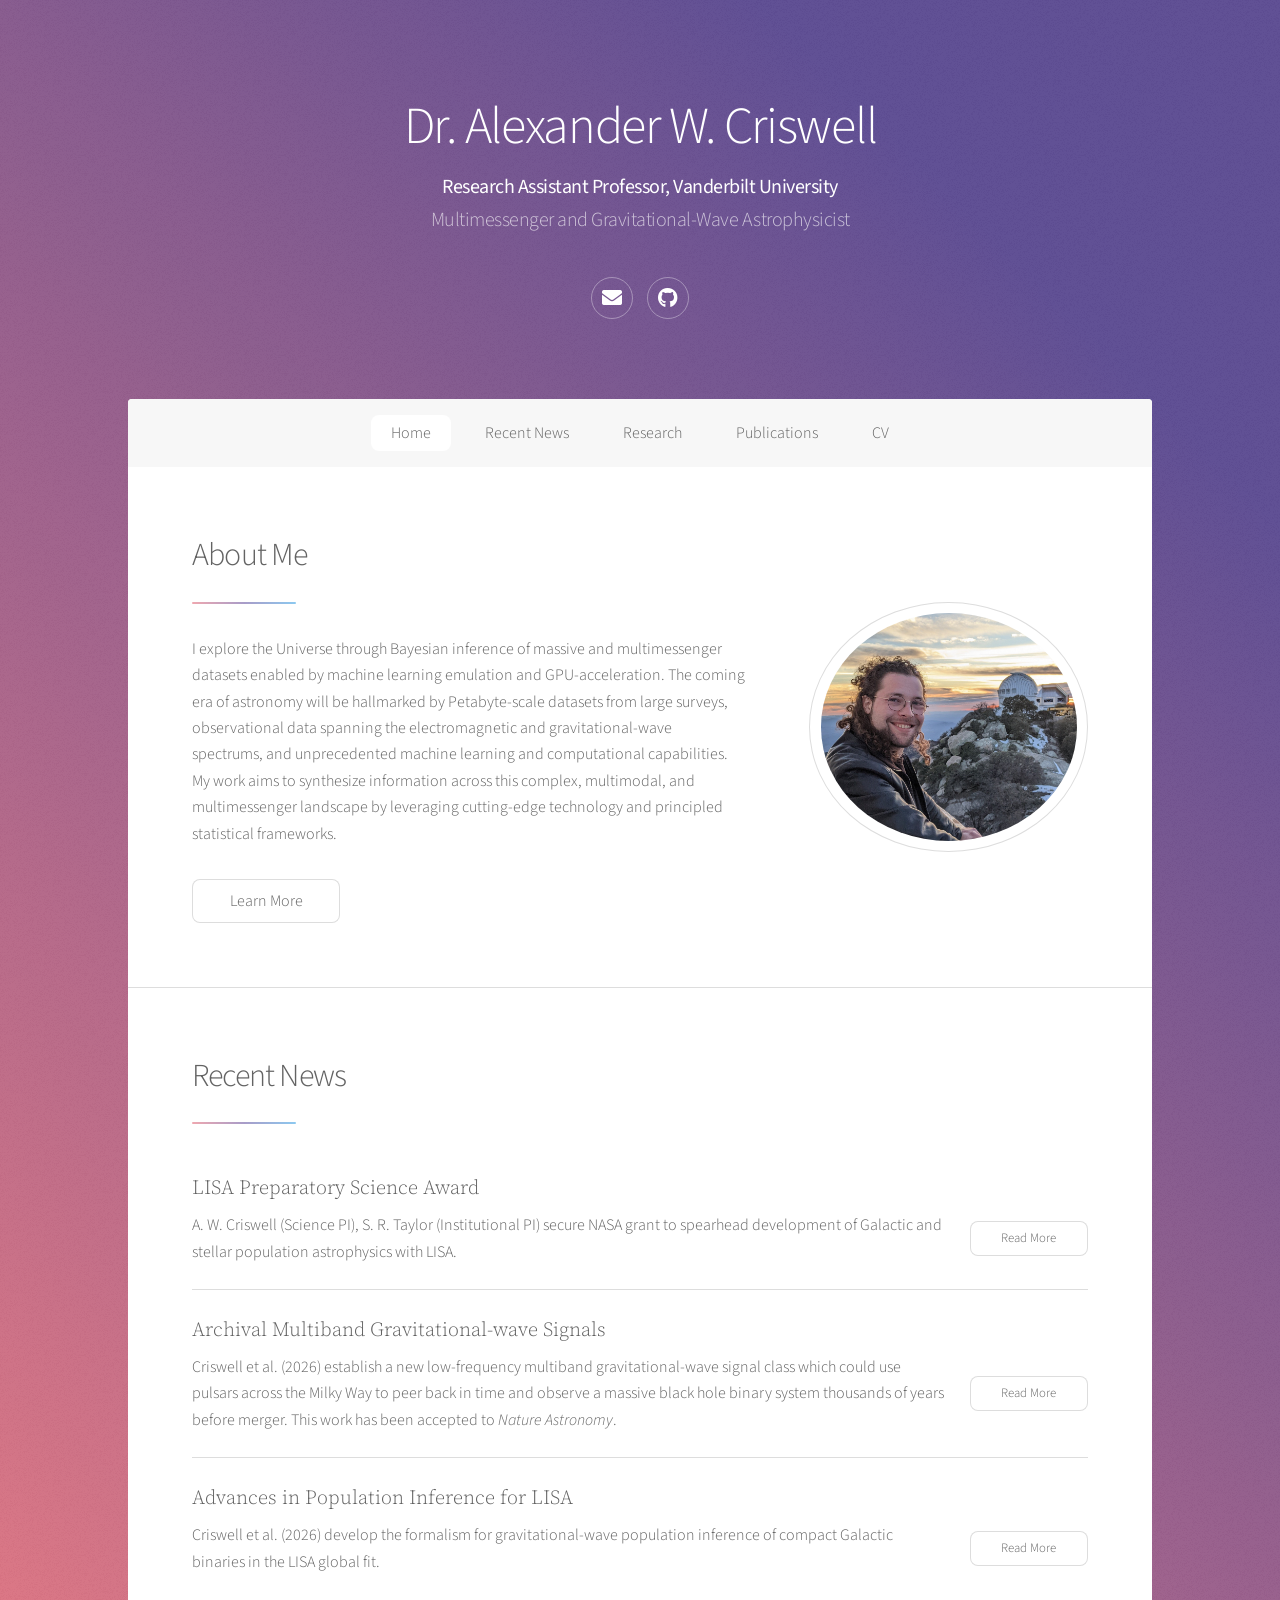
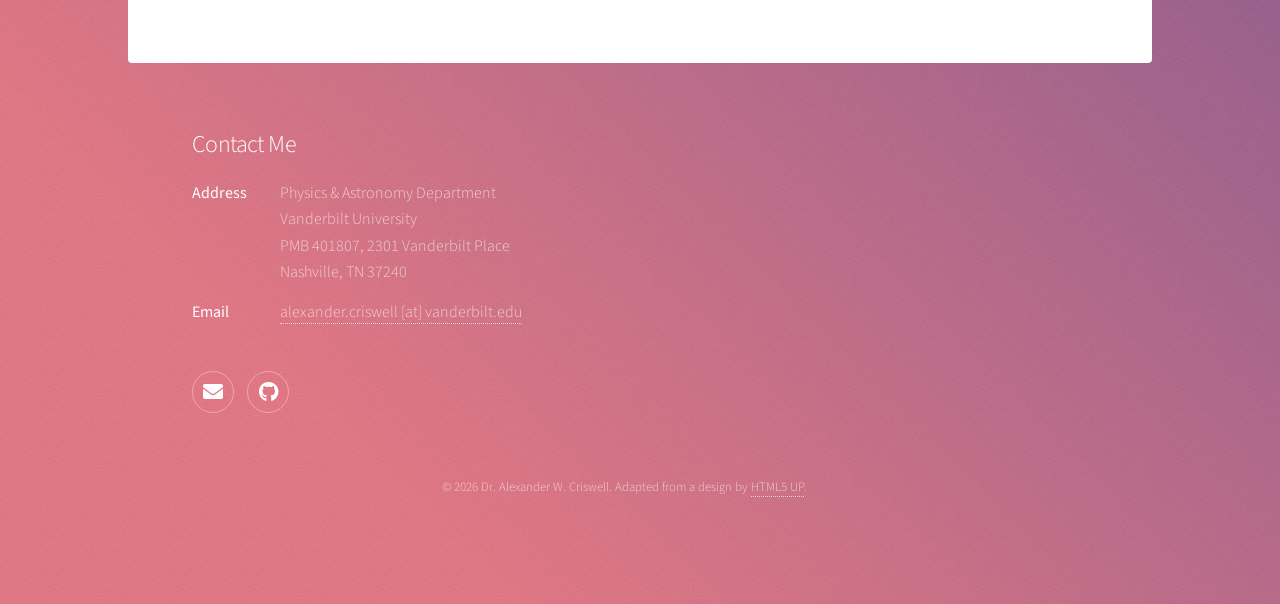
<file: index.html>
<!DOCTYPE HTML>
<!--
	Stellar by HTML5 UP
	html5up.net | @ajlkn
	Free for personal and commercial use under the CCA 3.0 license (html5up.net/license)
-->
<html>
	<head>
		<link rel="icon" type="image/svg+xml" href="/images/favicon/favicon.svg" />
		<title>Alexander W. Criswell</title>
		<meta charset="utf-8" />
		<meta name="viewport" content="width=device-width, initial-scale=1, user-scalable=no" />
		<link rel="stylesheet" href="assets/css/main.css" />
		<noscript><link rel="stylesheet" href="assets/css/noscript.css" /></noscript>
	</head>
	<body class="is-preload">

		<!-- Wrapper -->
			<div id="wrapper">

				<!-- Header -->
					<header id="header" class="alt">
						<!-- <span class="logo"><img src="images/logo.svg" alt="" /></span> -->
						<h1>Dr. Alexander W. Criswell</h1>
						<p><b>Research Assistant Professor, Vanderbilt University</b><br />
						Multimessenger and Gravitational-Wave Astrophysicist</p>
						<ul class="icons">
							<li><a href="mailto:alexander.criswell@vanderbilt.edu" class="icon solid fa-envelope alt"><span class="label">Email</span></a></li>
							<li><a href="https://github.com/criswellalexander" class="icon brands fa-github alt"><span class="label">Github</span></a></li>
						</ul>
					</header>

				<!-- Nav -->
					<button id="nav-toggle" class="icon solid fa-bars" aria-label="Menu" aria-controls="nav" aria-expanded="false"><span class="label">Menu</span></button>
					<nav id="nav">
						<ul>
							<li><a href="#header" class="active">Home</a></li>
							<li><a href="#first">Recent News</a></li>
							<li><a href="research.html">Research</a></li>
							<li><a href="https://ui.adsabs.harvard.edu/search/fq=%7B!type%3Daqp%20v%3D%24fq_database%7D&fq_database=(database%3Aastronomy%20OR%20database%3Aphysics)&p_=0&q=author%3A%22Criswell%2C%20Alexander%22&sort=date%20desc%2C%20bibcode%20desc" target="_blank">Publications</a></li>
							<!-- <li><a href="#cta">CV</a></li> -->
							<li><a href="files/Criswell_CV.pdf" target="_blank">CV</a></li>
						</ul>
					</nav>

				<!-- Main -->
					<div id="main">

						<!-- Introduction -->
							<section id="intro" class="main">
								<div class="spotlight">
									<div class="content">
										<header class="major">
											<h2>About Me</h2>
										</header>
										<p>I explore the Universe through Bayesian inference of massive and multimessenger datasets enabled by machine learning emulation and GPU-acceleration. The coming era of astronomy will be hallmarked by Petabyte-scale datasets from large surveys, observational data spanning the electromagnetic and gravitational-wave spectrums, and unprecedented machine learning and computational capabilities. My work aims to synthesize information across this complex, multimodal, and multimessenger landscape by leveraging cutting-edge technology and principled statistical frameworks.</p>
										<ul class="actions">
											<li><a href="research.html" class="button">Learn More</a></li>
										</ul>
									</div>
									<span class="image"><img src="images/avatar.jpg" alt="" /></span>
								</div>
							</section>

						<!-- First Section -->
							<section id="first" class="main">
								<header class="major">
									<h2>Recent News</h2>
								</header>
								<ul class="news">
									<li>
										<h3>LISA Preparatory Science Award</h3>
										<div class="news-body">
											<p>A. W. Criswell (Science PI), S. R. Taylor (Institutional PI) secure NASA grant to spearhead development of Galactic and stellar population astrophysics with LISA.</p>
											<a href="https://lisa.nasa.gov/LPSprogram.html" target="_blank" class="button small">Read More</a>
										</div>
									</li>
									<li>
										<h3>Archival Multiband Gravitational-wave Signals</h3>
										<div class="news-body">
											<p>Criswell et al. (2026) establish a new low-frequency multiband gravitational-wave signal class which could use pulsars across the Milky Way to peer back in time and observe a massive black hole binary system thousands of years before merger. This work has been accepted to <i>Nature Astronomy</i>.</p>
											<a href="https://arxiv.org/abs/2604.21013" target="_blank" class="button small">Read More</a>
										</div>
									</li>
									<li>
										<h3>Advances in Population Inference for LISA</h3>
										<div class="news-body">
											<p>Criswell et al. (2026) develop the formalism for gravitational-wave population inference of compact Galactic binaries in the LISA global fit.</p>
											<a href="https://arxiv.org/abs/2604.03390" target="_blank" class="button small">Read More</a>
										</div>
									</li>
								</ul>
							</section>

						<!-- Second Section
							<section id="second" class="main special">
								<header class="major">
									<h2>Ipsum consequat</h2>
									<p>Donec imperdiet consequat consequat. Suspendisse feugiat congue<br />
									posuere. Nulla massa urna, fermentum eget quam aliquet.</p>
								</header>
								<ul class="statistics">
									<li class="style1">
										<span class="icon solid fa-code-branch"></span>
										<strong>5,120</strong> Etiam
									</li>
									<li class="style2">
										<span class="icon fa-folder-open"></span>
										<strong>8,192</strong> Magna
									</li>
									<li class="style3">
										<span class="icon solid fa-signal"></span>
										<strong>2,048</strong> Tempus
									</li>
									<li class="style4">
										<span class="icon solid fa-laptop"></span>
										<strong>4,096</strong> Aliquam
									</li>
									<li class="style5">
										<span class="icon fa-gem"></span>
										<strong>1,024</strong> Nullam
									</li>
								</ul>
								<p class="content">Nam elementum nisl et mi a commodo porttitor. Morbi sit amet nisl eu arcu faucibus hendrerit vel a risus. Nam a orci mi, elementum ac arcu sit amet, fermentum pellentesque et purus. Integer maximus varius lorem, sed convallis diam accumsan sed. Etiam porttitor placerat sapien, sed eleifend a enim pulvinar faucibus semper quis ut arcu. Ut non nisl a mollis est efficitur vestibulum. Integer eget purus nec nulla mattis et accumsan ut magna libero. Morbi auctor iaculis porttitor. Sed ut magna ac risus et hendrerit scelerisque. Praesent eleifend lacus in lectus aliquam porta. Cras eu ornare dui curabitur lacinia.</p>
								<footer class="major">
									<ul class="actions special">
										<li><a href="generic.html" class="button">Learn More</a></li>
									</ul>
								</footer>
							</section>

						<!-- Get Started -->
							<!-- <section id="cta" class="main special">
								<header class="major">
									<h2>Congue imperdiet</h2>
									<p>Donec imperdiet consequat consequat. Suspendisse feugiat congue<br />
									posuere. Nulla massa urna, fermentum eget quam aliquet.</p>
								</header>
								<footer class="major">
									<ul class="actions special">
										<li><a href="generic.html" class="button primary">Get Started</a></li>
										<li><a href="generic.html" class="button">Learn More</a></li>
									</ul>
								</footer>
							</section> -->

					</div>

				<!-- Footer -->
					<footer id="footer">
						<!-- <section>
							<h2></h2>
							<p>Sed lorem ipsum dolor sit amet et nullam consequat feugiat consequat magna adipiscing tempus etiam dolore veroeros. eget dapibus mauris. Cras aliquet, nisl ut viverra sollicitudin, ligula erat egestas velit, vitae tincidunt odio.</p>
							<ul class="actions">
								<li><a href="generic.html" class="button">Learn More</a></li>
							</ul>
						</section> -->
						<section>
							<h2>Contact Me</h2>
							<dl class="alt">
								<dt>Address</dt>
								<dd>Physics & Astronomy Department</br>
									Vanderbilt University</br>
									PMB 401807, 2301 Vanderbilt Place</br>
									Nashville, TN 37240</dd>
								<dt>Email</dt>
								<dd><a href="mailto:alexander.criswell@vanderbilt.edu">alexander.criswell [at] vanderbilt.edu</a></dd>
							</dl>
							<ul class="icons">
								<li><a href="mailto:alexander.criswell@vanderbilt.edu" class="icon solid fa-envelope alt"><span class="label">Email</span></a></li>
								<li><a href="https://github.com/criswellalexander" class="icon brands fa-github alt"><span class="label">Github</span></a></li>
							</ul>
						</section>
						<p class="copyright">&copy; 2026 Dr. Alexander W. Criswell. Adapted from a design by <a href="https://html5up.net">HTML5 UP</a>.</p>
					</footer>

			</div>

		<!-- Scripts -->
			<script src="assets/js/jquery.min.js"></script>
			<script src="assets/js/jquery.scrollex.min.js"></script>
			<script src="assets/js/jquery.scrolly.min.js"></script>
			<script src="assets/js/browser.min.js"></script>
			<script src="assets/js/breakpoints.min.js"></script>
			<script src="assets/js/util.js"></script>
			<script src="assets/js/main.js"></script>

	</body>
</html>
</file>
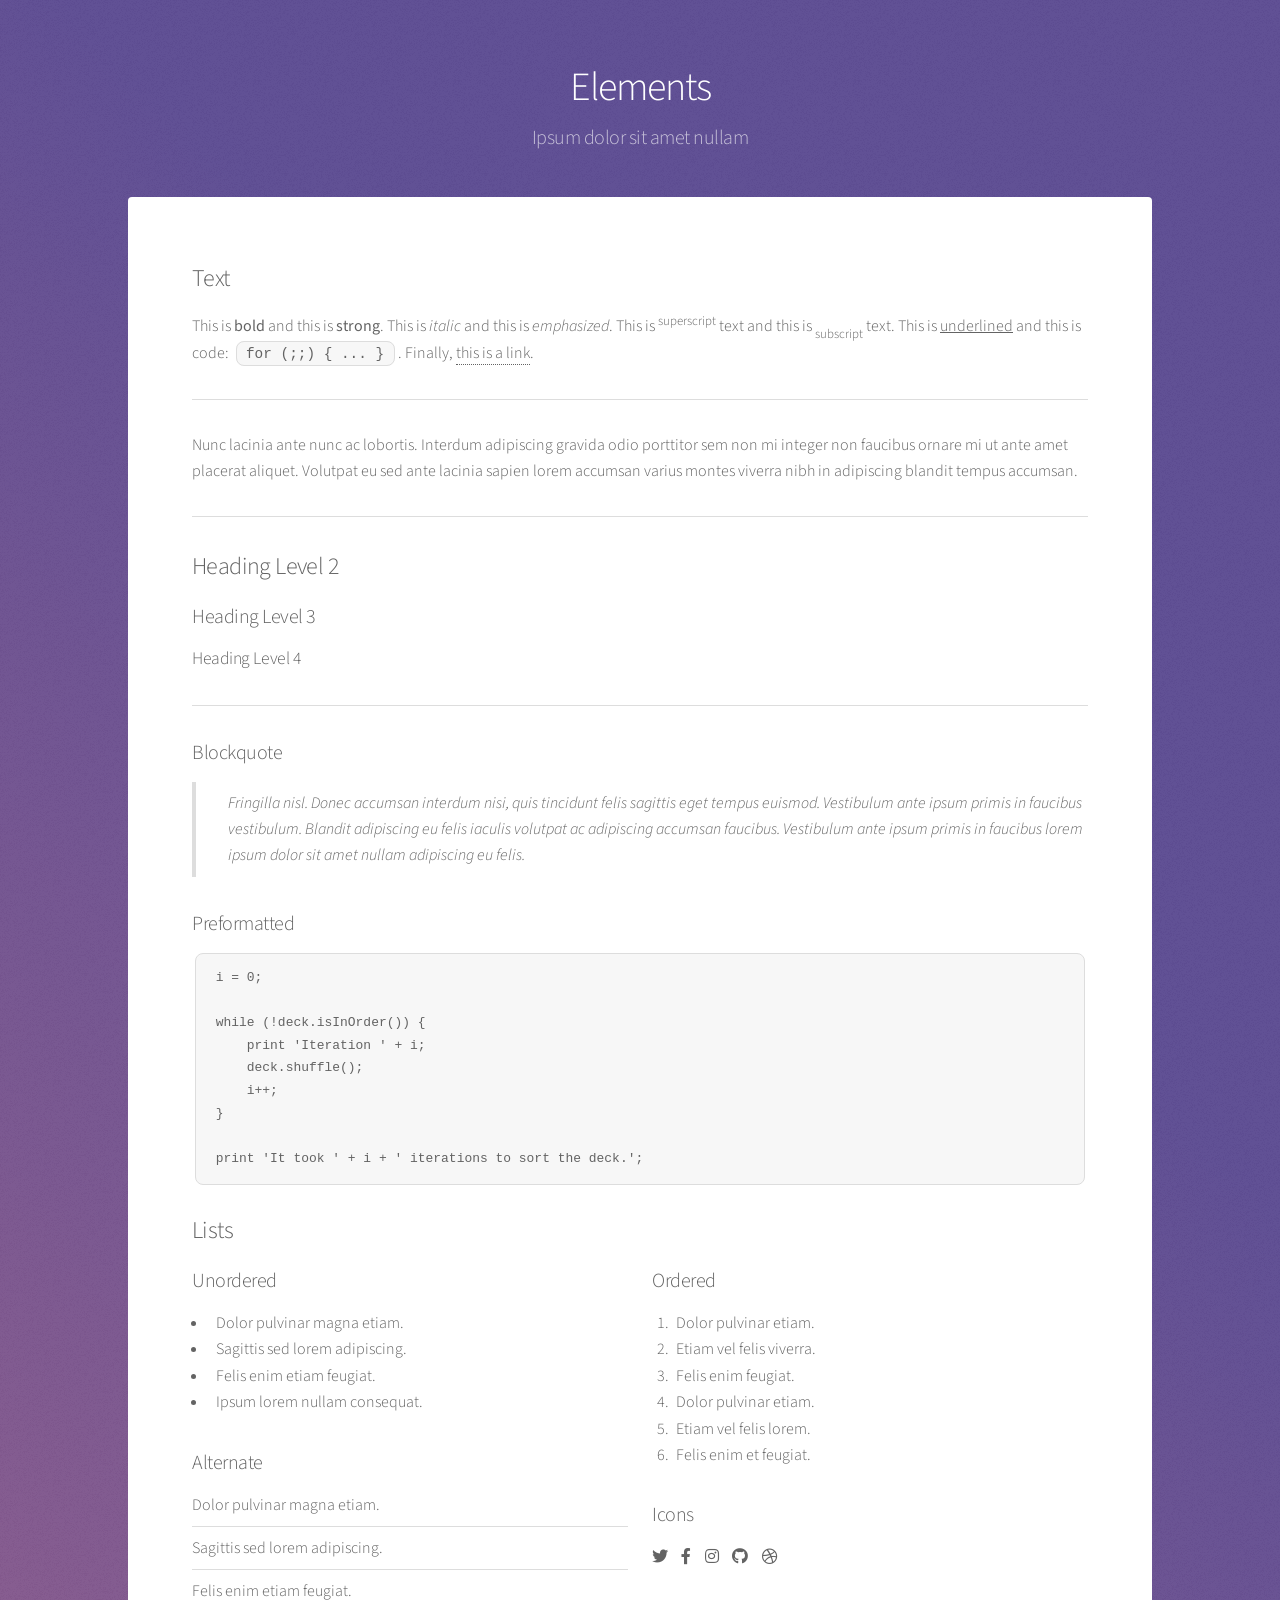
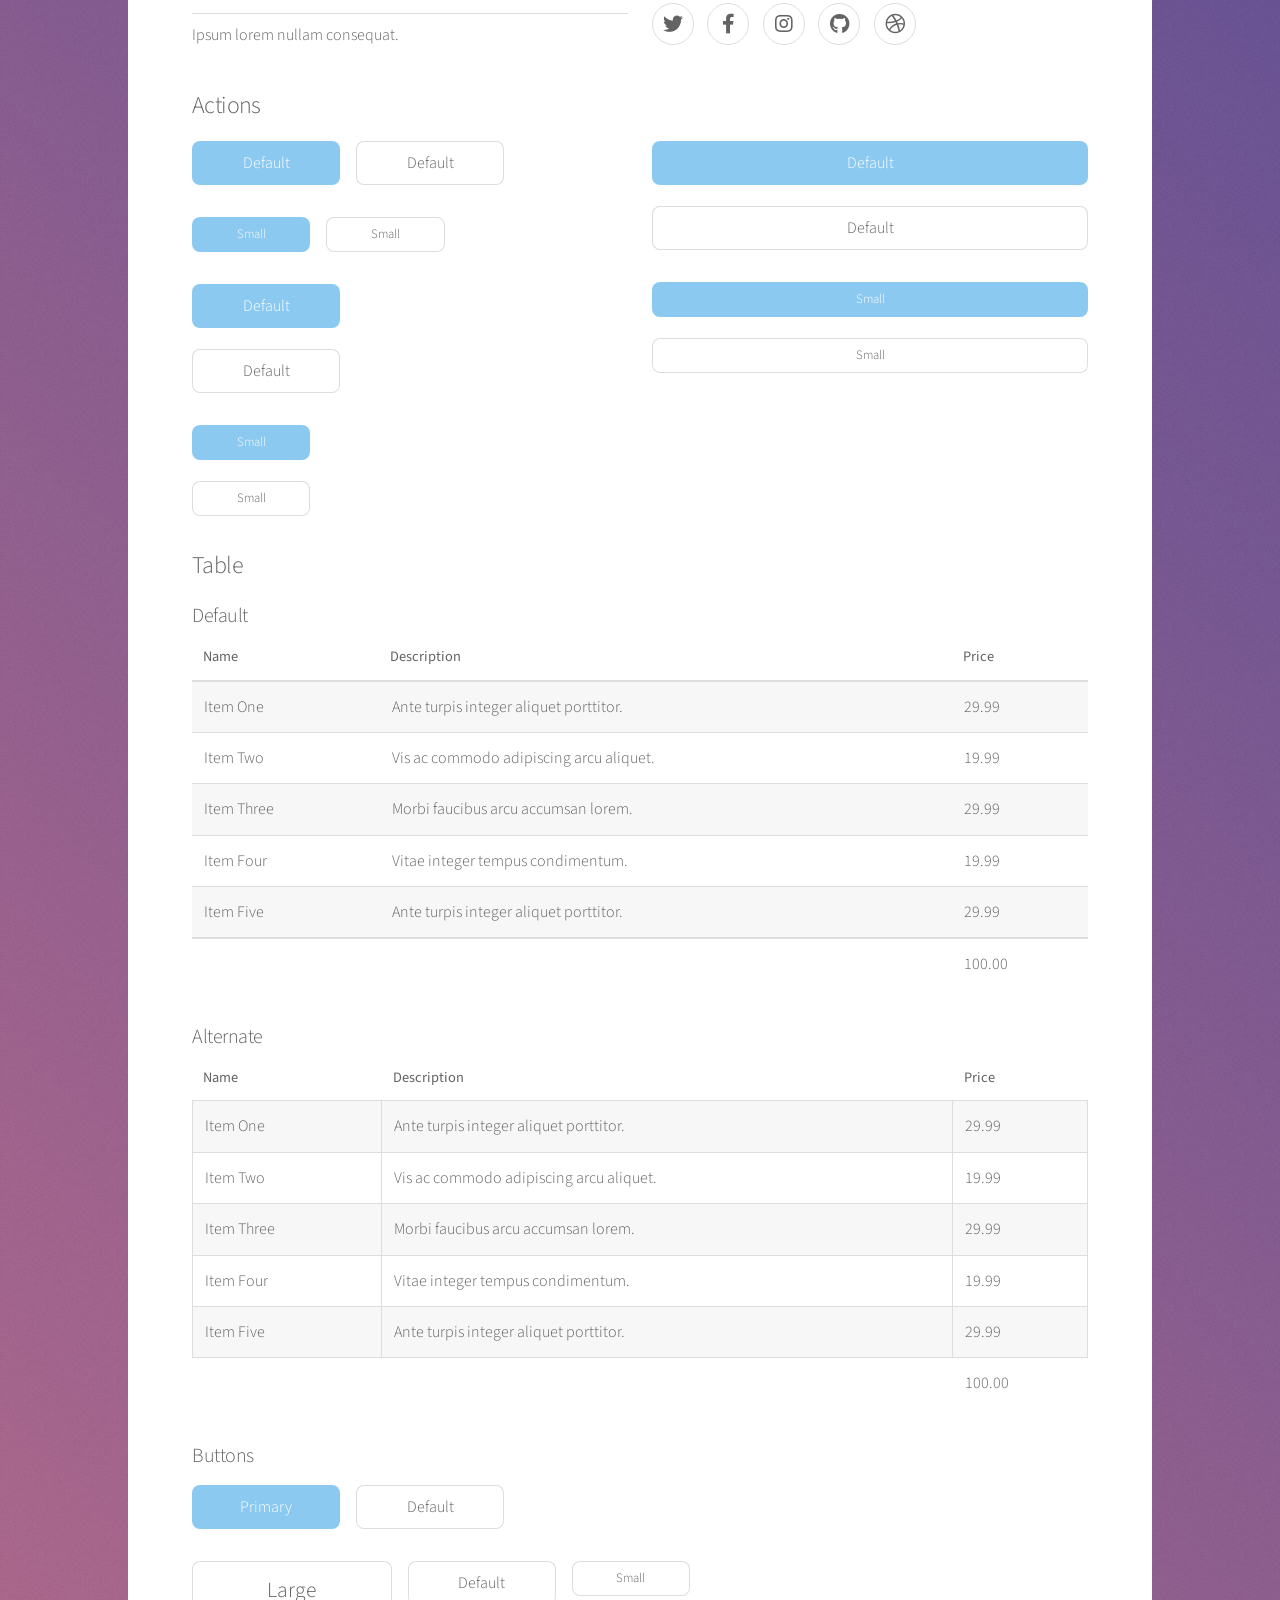
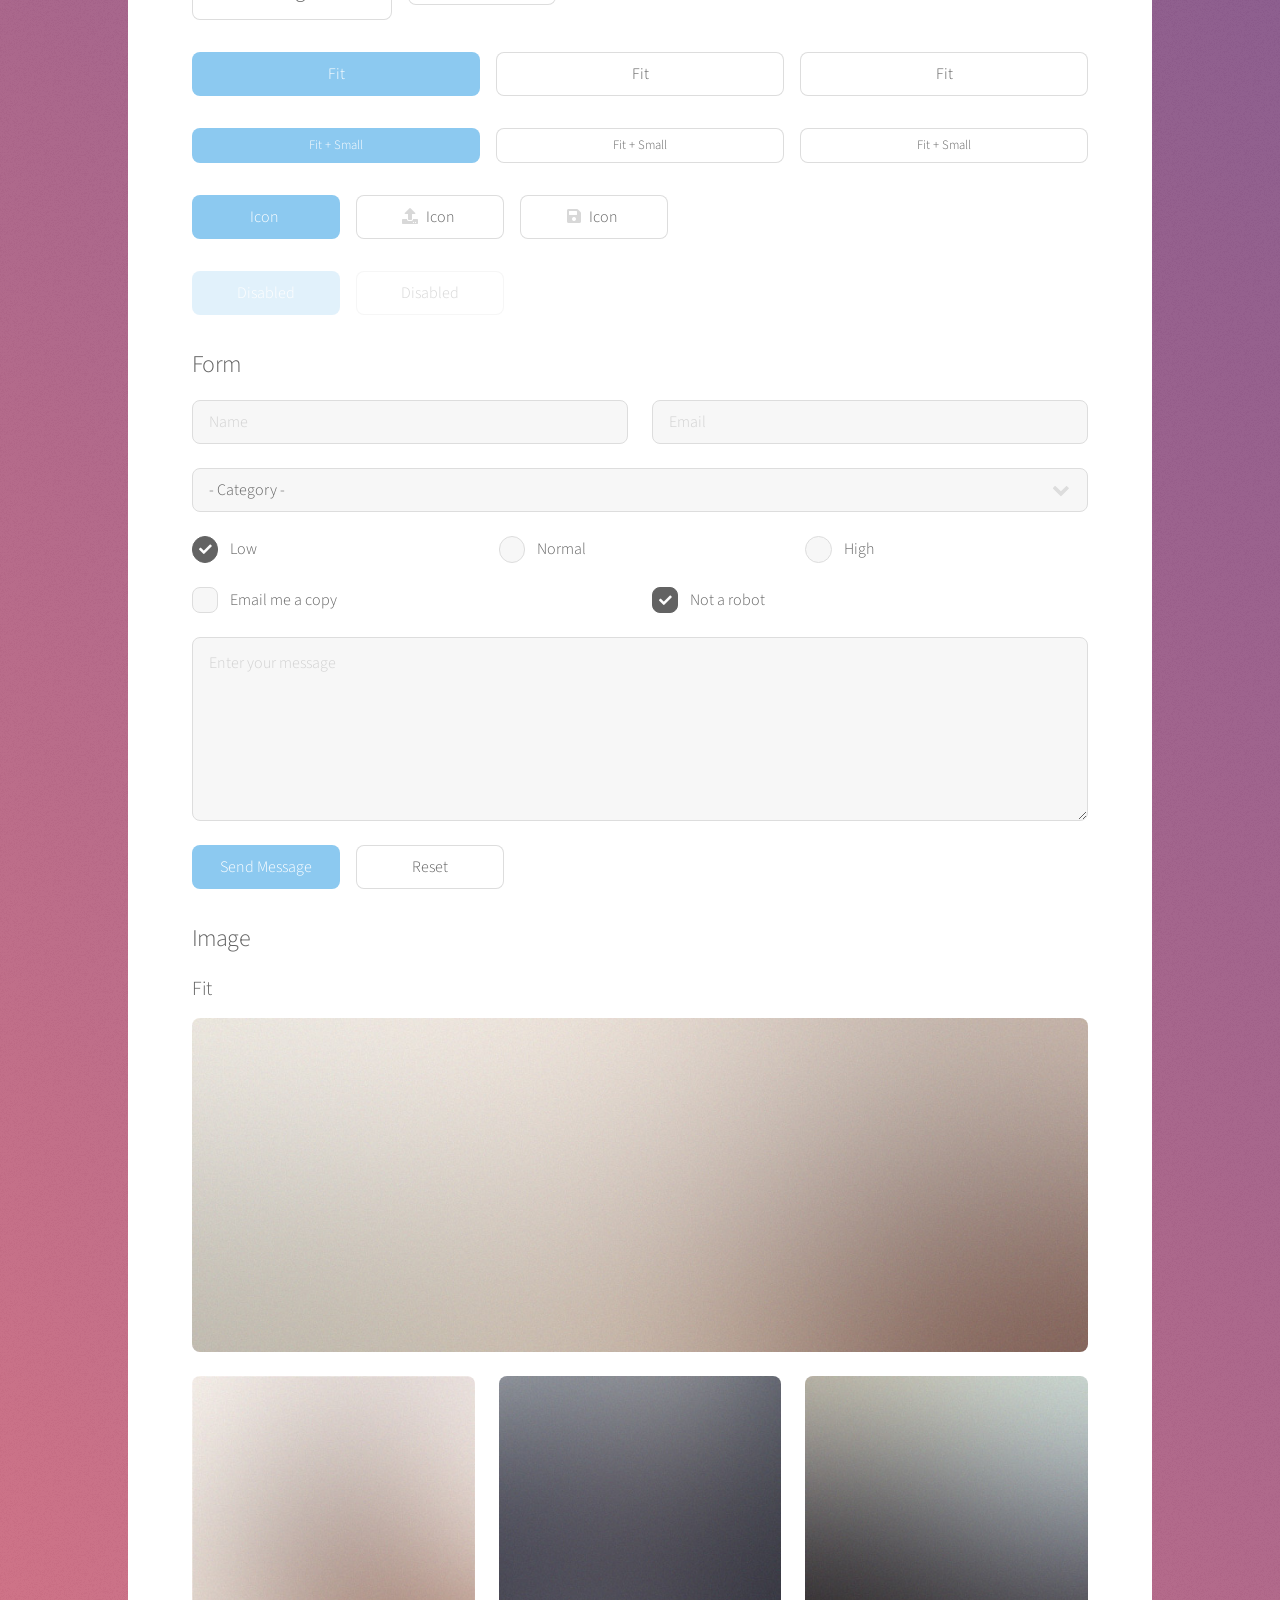
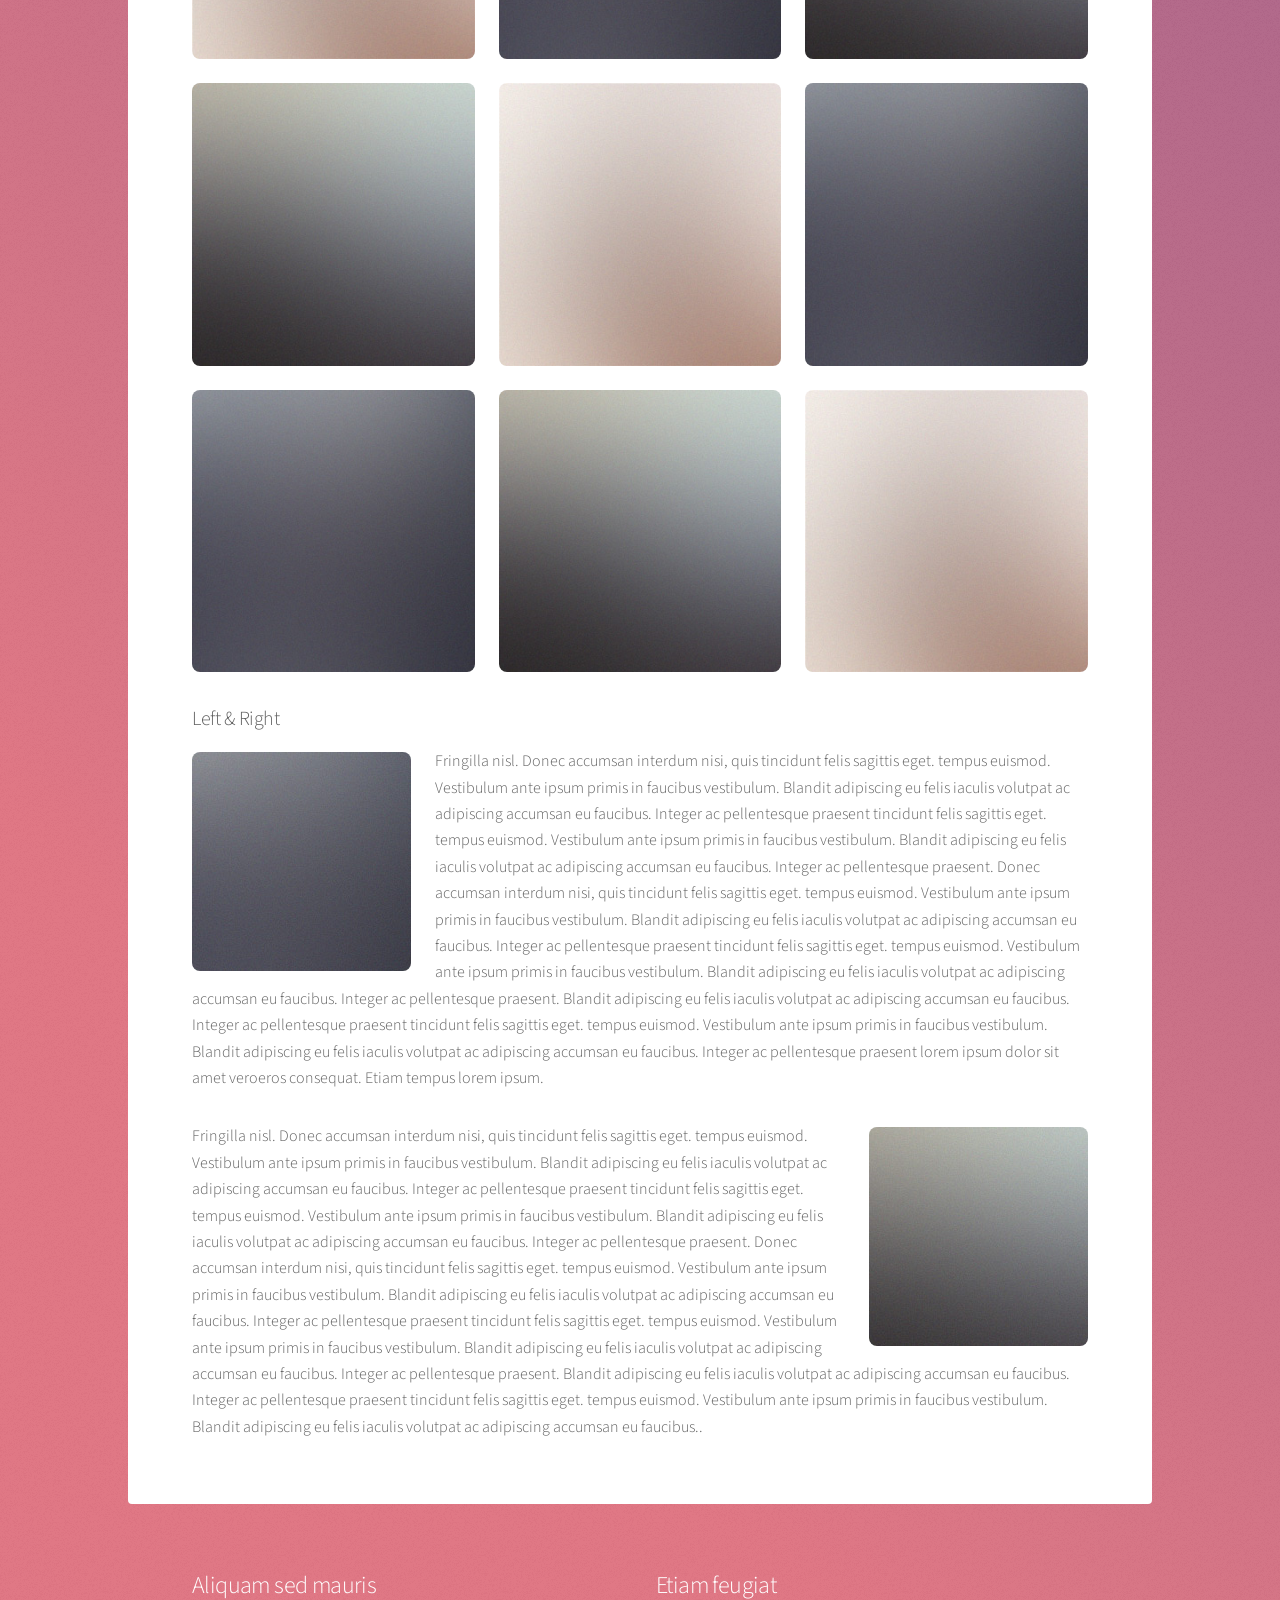
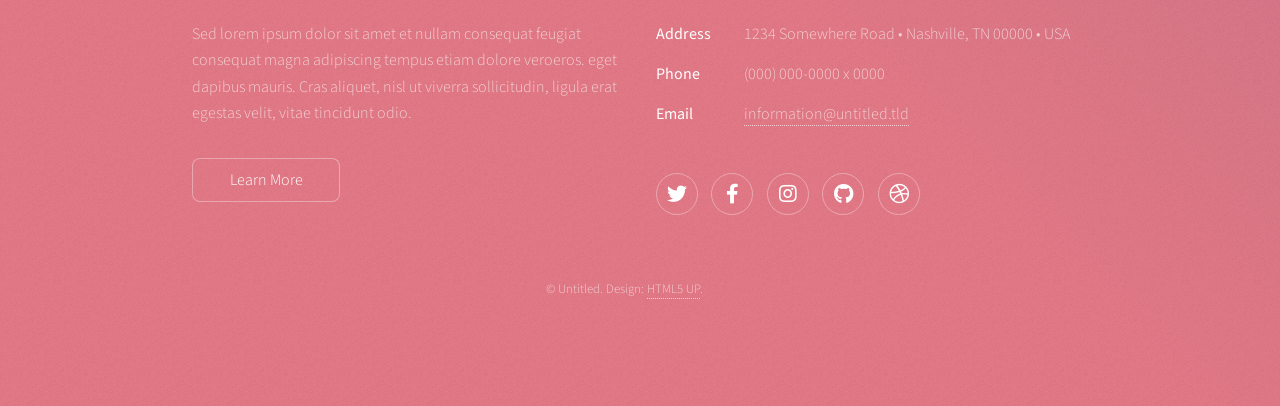
<file: elements.html>
<!DOCTYPE HTML>
<!--
	Stellar by HTML5 UP
	html5up.net | @ajlkn
	Free for personal and commercial use under the CCA 3.0 license (html5up.net/license)
-->
<html>
	<head>
		<title>Elements - Stellar by HTML5 UP</title>
		<meta charset="utf-8" />
		<meta name="viewport" content="width=device-width, initial-scale=1, user-scalable=no" />
		<link rel="stylesheet" href="assets/css/main.css" />
		<noscript><link rel="stylesheet" href="assets/css/noscript.css" /></noscript>
	</head>
	<body class="is-preload">

		<!-- Wrapper -->
			<div id="wrapper">

				<!-- Header -->
					<header id="header">
						<h1>Elements</h1>
						<p>Ipsum dolor sit amet nullam</p>
					</header>

				<!-- Main -->
					<div id="main">

						<!-- Content -->
							<section id="content" class="main">

								<!-- Text -->
									<section>
										<h2>Text</h2>
										<p>This is <b>bold</b> and this is <strong>strong</strong>. This is <i>italic</i> and this is <em>emphasized</em>.
										This is <sup>superscript</sup> text and this is <sub>subscript</sub> text.
										This is <u>underlined</u> and this is code: <code>for (;;) { ... }</code>. Finally, <a href="#">this is a link</a>.</p>
										<hr />
										<p>Nunc lacinia ante nunc ac lobortis. Interdum adipiscing gravida odio porttitor sem non mi integer non faucibus ornare mi ut ante amet placerat aliquet. Volutpat eu sed ante lacinia sapien lorem accumsan varius montes viverra nibh in adipiscing blandit tempus accumsan.</p>
										<hr />
										<h2>Heading Level 2</h2>
										<h3>Heading Level 3</h3>
										<h4>Heading Level 4</h4>
										<hr />
										<h3>Blockquote</h3>
										<blockquote>Fringilla nisl. Donec accumsan interdum nisi, quis tincidunt felis sagittis eget tempus euismod. Vestibulum ante ipsum primis in faucibus vestibulum. Blandit adipiscing eu felis iaculis volutpat ac adipiscing accumsan faucibus. Vestibulum ante ipsum primis in faucibus lorem ipsum dolor sit amet nullam adipiscing eu felis.</blockquote>
										<h3>Preformatted</h3>
										<pre><code>i = 0;

while (!deck.isInOrder()) {
    print 'Iteration ' + i;
    deck.shuffle();
    i++;
}

print 'It took ' + i + ' iterations to sort the deck.';</code></pre>
									</section>

								<!-- Lists -->
									<section>
										<h2>Lists</h2>
										<div class="row">
											<div class="col-6 col-12-medium">
												<h3>Unordered</h3>
												<ul>
													<li>Dolor pulvinar magna etiam.</li>
													<li>Sagittis sed lorem adipiscing.</li>
													<li>Felis enim etiam feugiat.</li>
													<li>Ipsum lorem nullam consequat.</li>
												</ul>
												<h3>Alternate</h3>
												<ul class="alt">
													<li>Dolor pulvinar magna etiam.</li>
													<li>Sagittis sed lorem adipiscing.</li>
													<li>Felis enim etiam feugiat.</li>
													<li>Ipsum lorem nullam consequat.</li>
												</ul>
											</div>
											<div class="col-6 col-12-medium">
												<h3>Ordered</h3>
												<ol>
													<li>Dolor pulvinar etiam.</li>
													<li>Etiam vel felis viverra.</li>
													<li>Felis enim feugiat.</li>
													<li>Dolor pulvinar etiam.</li>
													<li>Etiam vel felis lorem.</li>
													<li>Felis enim et feugiat.</li>
												</ol>
												<h3>Icons</h3>
												<ul class="icons">
													<li><a href="#" class="icon brands fa-twitter"><span class="label">Twitter</span></a></li>
													<li><a href="#" class="icon brands fa-facebook-f"><span class="label">Facebook</span></a></li>
													<li><a href="#" class="icon brands fa-instagram"><span class="label">Instagram</span></a></li>
													<li><a href="#" class="icon brands fa-github"><span class="label">GitHub</span></a></li>
													<li><a href="#" class="icon brands fa-dribbble"><span class="label">Dribbble</span></a></li>
												</ul>
												<ul class="icons">
													<li><a href="#" class="icon brands alt fa-twitter"><span class="label">Twitter</span></a></li>
													<li><a href="#" class="icon brands alt fa-facebook-f"><span class="label">Facebook</span></a></li>
													<li><a href="#" class="icon brands alt fa-instagram"><span class="label">Instagram</span></a></li>
													<li><a href="#" class="icon brands alt fa-github"><span class="label">GitHub</span></a></li>
													<li><a href="#" class="icon brands alt fa-dribbble"><span class="label">Dribbble</span></a></li>
												</ul>
											</div>
										</div>
										<h2>Actions</h2>
										<div class="row">
											<div class="col-6 col-12-medium">
												<ul class="actions">
													<li><a href="#" class="button primary">Default</a></li>
													<li><a href="#" class="button">Default</a></li>
												</ul>
												<ul class="actions small">
													<li><a href="#" class="button primary small">Small</a></li>
													<li><a href="#" class="button small">Small</a></li>
												</ul>
												<ul class="actions stacked">
													<li><a href="#" class="button primary">Default</a></li>
													<li><a href="#" class="button">Default</a></li>
												</ul>
												<ul class="actions stacked">
													<li><a href="#" class="button primary small">Small</a></li>
													<li><a href="#" class="button small">Small</a></li>
												</ul>
											</div>
											<div class="col-6 col-12-medium">
												<ul class="actions stacked">
													<li><a href="#" class="button primary fit">Default</a></li>
													<li><a href="#" class="button fit">Default</a></li>
												</ul>
												<ul class="actions stacked">
													<li><a href="#" class="button primary small fit">Small</a></li>
													<li><a href="#" class="button small fit">Small</a></li>
												</ul>
											</div>
										</div>
									</section>

								<!-- Table -->
									<section>
										<h2>Table</h2>
										<h3>Default</h3>
										<div class="table-wrapper">
											<table>
												<thead>
													<tr>
														<th>Name</th>
														<th>Description</th>
														<th>Price</th>
													</tr>
												</thead>
												<tbody>
													<tr>
														<td>Item One</td>
														<td>Ante turpis integer aliquet porttitor.</td>
														<td>29.99</td>
													</tr>
													<tr>
														<td>Item Two</td>
														<td>Vis ac commodo adipiscing arcu aliquet.</td>
														<td>19.99</td>
													</tr>
													<tr>
														<td>Item Three</td>
														<td> Morbi faucibus arcu accumsan lorem.</td>
														<td>29.99</td>
													</tr>
													<tr>
														<td>Item Four</td>
														<td>Vitae integer tempus condimentum.</td>
														<td>19.99</td>
													</tr>
													<tr>
														<td>Item Five</td>
														<td>Ante turpis integer aliquet porttitor.</td>
														<td>29.99</td>
													</tr>
												</tbody>
												<tfoot>
													<tr>
														<td colspan="2"></td>
														<td>100.00</td>
													</tr>
												</tfoot>
											</table>
										</div>

										<h3>Alternate</h3>
										<div class="table-wrapper">
											<table class="alt">
												<thead>
													<tr>
														<th>Name</th>
														<th>Description</th>
														<th>Price</th>
													</tr>
												</thead>
												<tbody>
													<tr>
														<td>Item One</td>
														<td>Ante turpis integer aliquet porttitor.</td>
														<td>29.99</td>
													</tr>
													<tr>
														<td>Item Two</td>
														<td>Vis ac commodo adipiscing arcu aliquet.</td>
														<td>19.99</td>
													</tr>
													<tr>
														<td>Item Three</td>
														<td> Morbi faucibus arcu accumsan lorem.</td>
														<td>29.99</td>
													</tr>
													<tr>
														<td>Item Four</td>
														<td>Vitae integer tempus condimentum.</td>
														<td>19.99</td>
													</tr>
													<tr>
														<td>Item Five</td>
														<td>Ante turpis integer aliquet porttitor.</td>
														<td>29.99</td>
													</tr>
												</tbody>
												<tfoot>
													<tr>
														<td colspan="2"></td>
														<td>100.00</td>
													</tr>
												</tfoot>
											</table>
										</div>
									</section>

								<!-- Buttons -->
									<section>
										<h3>Buttons</h3>
										<ul class="actions">
											<li><a href="#" class="button primary">Primary</a></li>
											<li><a href="#" class="button">Default</a></li>
										</ul>
										<ul class="actions">
											<li><a href="#" class="button large">Large</a></li>
											<li><a href="#" class="button">Default</a></li>
											<li><a href="#" class="button small">Small</a></li>
										</ul>
										<ul class="actions fit">
											<li><a href="#" class="button primary fit">Fit</a></li>
											<li><a href="#" class="button fit">Fit</a></li>
											<li><a href="#" class="button fit">Fit</a></li>
										</ul>
										<ul class="actions fit small">
											<li><a href="#" class="button primary fit small">Fit + Small</a></li>
											<li><a href="#" class="button fit small">Fit + Small</a></li>
											<li><a href="#" class="button fit small">Fit + Small</a></li>
										</ul>
										<ul class="actions">
											<li><a href="#" class="button primary icon solidfa-download">Icon</a></li>
											<li><a href="#" class="button icon solid fa-upload">Icon</a></li>
											<li><a href="#" class="button icon solid fa-save">Icon</a></li>
										</ul>
										<ul class="actions">
											<li><span class="button primary disabled">Disabled</span></li>
											<li><span class="button disabled">Disabled</span></li>
										</ul>
									</section>

								<!-- Form -->
									<section>
										<h2>Form</h2>
										<form method="post" action="#">
											<div class="row gtr-uniform">
												<div class="col-6 col-12-xsmall">
													<input type="text" name="demo-name" id="demo-name" value="" placeholder="Name" />
												</div>
												<div class="col-6 col-12-xsmall">
													<input type="email" name="demo-email" id="demo-email" value="" placeholder="Email" />
												</div>
												<div class="col-12">
													<select name="demo-category" id="demo-category">
														<option value="">- Category -</option>
														<option value="1">Manufacturing</option>
														<option value="1">Shipping</option>
														<option value="1">Administration</option>
														<option value="1">Human Resources</option>
													</select>
												</div>
												<div class="col-4 col-12-small">
													<input type="radio" id="demo-priority-low" name="demo-priority" checked>
													<label for="demo-priority-low">Low</label>
												</div>
												<div class="col-4 col-12-small">
													<input type="radio" id="demo-priority-normal" name="demo-priority">
													<label for="demo-priority-normal">Normal</label>
												</div>
												<div class="col-4 col-12-small">
													<input type="radio" id="demo-priority-high" name="demo-priority">
													<label for="demo-priority-high">High</label>
												</div>
												<div class="col-6 col-12-small">
													<input type="checkbox" id="demo-copy" name="demo-copy">
													<label for="demo-copy">Email me a copy</label>
												</div>
												<div class="col-6 col-12-small">
													<input type="checkbox" id="demo-human" name="demo-human" checked>
													<label for="demo-human">Not a robot</label>
												</div>
												<div class="col-12">
													<textarea name="demo-message" id="demo-message" placeholder="Enter your message" rows="6"></textarea>
												</div>
												<div class="col-12">
													<ul class="actions">
														<li><input type="submit" value="Send Message" class="primary" /></li>
														<li><input type="reset" value="Reset" /></li>
													</ul>
												</div>
											</div>
										</form>
									</section>

								<!-- Image -->
									<section>
										<h2>Image</h2>
										<h3>Fit</h3>
										<div class="box alt">
											<div class="row gtr-uniform">
												<div class="col-12"><span class="image fit"><img src="images/pic04.jpg" alt="" /></span></div>
												<div class="col-4"><span class="image fit"><img src="images/pic01.jpg" alt="" /></span></div>
												<div class="col-4"><span class="image fit"><img src="images/pic02.jpg" alt="" /></span></div>
												<div class="col-4"><span class="image fit"><img src="images/pic03.jpg" alt="" /></span></div>
												<div class="col-4"><span class="image fit"><img src="images/pic03.jpg" alt="" /></span></div>
												<div class="col-4"><span class="image fit"><img src="images/pic01.jpg" alt="" /></span></div>
												<div class="col-4"><span class="image fit"><img src="images/pic02.jpg" alt="" /></span></div>
												<div class="col-4"><span class="image fit"><img src="images/pic02.jpg" alt="" /></span></div>
												<div class="col-4"><span class="image fit"><img src="images/pic03.jpg" alt="" /></span></div>
												<div class="col-4"><span class="image fit"><img src="images/pic01.jpg" alt="" /></span></div>
											</div>
										</div>
										<h3>Left &amp; Right</h3>
										<p><span class="image left"><img src="images/pic05.jpg" alt="" /></span>Fringilla nisl. Donec accumsan interdum nisi, quis tincidunt felis sagittis eget. tempus euismod. Vestibulum ante ipsum primis in faucibus vestibulum. Blandit adipiscing eu felis iaculis volutpat ac adipiscing accumsan eu faucibus. Integer ac pellentesque praesent tincidunt felis sagittis eget. tempus euismod. Vestibulum ante ipsum primis in faucibus vestibulum. Blandit adipiscing eu felis iaculis volutpat ac adipiscing accumsan eu faucibus. Integer ac pellentesque praesent. Donec accumsan interdum nisi, quis tincidunt felis sagittis eget. tempus euismod. Vestibulum ante ipsum primis in faucibus vestibulum. Blandit adipiscing eu felis iaculis volutpat ac adipiscing accumsan eu faucibus. Integer ac pellentesque praesent tincidunt felis sagittis eget. tempus euismod. Vestibulum ante ipsum primis in faucibus vestibulum. Blandit adipiscing eu felis iaculis volutpat ac adipiscing accumsan eu faucibus. Integer ac pellentesque praesent. Blandit adipiscing eu felis iaculis volutpat ac adipiscing accumsan eu faucibus. Integer ac pellentesque praesent tincidunt felis sagittis eget. tempus euismod. Vestibulum ante ipsum primis in faucibus vestibulum. Blandit adipiscing eu felis iaculis volutpat ac adipiscing accumsan eu faucibus. Integer ac pellentesque praesent lorem ipsum dolor sit amet veroeros consequat. Etiam tempus lorem ipsum.</p>
										<p><span class="image right"><img src="images/pic06.jpg" alt="" /></span>Fringilla nisl. Donec accumsan interdum nisi, quis tincidunt felis sagittis eget. tempus euismod. Vestibulum ante ipsum primis in faucibus vestibulum. Blandit adipiscing eu felis iaculis volutpat ac adipiscing accumsan eu faucibus. Integer ac pellentesque praesent tincidunt felis sagittis eget. tempus euismod. Vestibulum ante ipsum primis in faucibus vestibulum. Blandit adipiscing eu felis iaculis volutpat ac adipiscing accumsan eu faucibus. Integer ac pellentesque praesent. Donec accumsan interdum nisi, quis tincidunt felis sagittis eget. tempus euismod. Vestibulum ante ipsum primis in faucibus vestibulum. Blandit adipiscing eu felis iaculis volutpat ac adipiscing accumsan eu faucibus. Integer ac pellentesque praesent tincidunt felis sagittis eget. tempus euismod. Vestibulum ante ipsum primis in faucibus vestibulum. Blandit adipiscing eu felis iaculis volutpat ac adipiscing accumsan eu faucibus. Integer ac pellentesque praesent. Blandit adipiscing eu felis iaculis volutpat ac adipiscing accumsan eu faucibus. Integer ac pellentesque praesent tincidunt felis sagittis eget. tempus euismod. Vestibulum ante ipsum primis in faucibus vestibulum. Blandit adipiscing eu felis iaculis volutpat ac adipiscing accumsan eu faucibus..</p>
									</section>

							</section>

					</div>

				<!-- Footer -->
					<footer id="footer">
						<section>
							<h2>Aliquam sed mauris</h2>
							<p>Sed lorem ipsum dolor sit amet et nullam consequat feugiat consequat magna adipiscing tempus etiam dolore veroeros. eget dapibus mauris. Cras aliquet, nisl ut viverra sollicitudin, ligula erat egestas velit, vitae tincidunt odio.</p>
							<ul class="actions">
								<li><a href="#" class="button">Learn More</a></li>
							</ul>
						</section>
						<section>
							<h2>Etiam feugiat</h2>
							<dl class="alt">
								<dt>Address</dt>
								<dd>1234 Somewhere Road &bull; Nashville, TN 00000 &bull; USA</dd>
								<dt>Phone</dt>
								<dd>(000) 000-0000 x 0000</dd>
								<dt>Email</dt>
								<dd><a href="#">information@untitled.tld</a></dd>
							</dl>
							<ul class="icons">
								<li><a href="#" class="icon brands fa-twitter alt"><span class="label">Twitter</span></a></li>
								<li><a href="#" class="icon brands fa-facebook-f alt"><span class="label">Facebook</span></a></li>
								<li><a href="#" class="icon brands fa-instagram alt"><span class="label">Instagram</span></a></li>
								<li><a href="#" class="icon brands fa-github alt"><span class="label">GitHub</span></a></li>
								<li><a href="#" class="icon brands fa-dribbble alt"><span class="label">Dribbble</span></a></li>
							</ul>
						</section>
						<p class="copyright">&copy; Untitled. Design: <a href="https://html5up.net">HTML5 UP</a>.</p>
					</footer>

			</div>

		<!-- Scripts -->
			<script src="assets/js/jquery.min.js"></script>
			<script src="assets/js/jquery.scrollex.min.js"></script>
			<script src="assets/js/jquery.scrolly.min.js"></script>
			<script src="assets/js/browser.min.js"></script>
			<script src="assets/js/breakpoints.min.js"></script>
			<script src="assets/js/util.js"></script>
			<script src="assets/js/main.js"></script>

	</body>
</html>
</file>
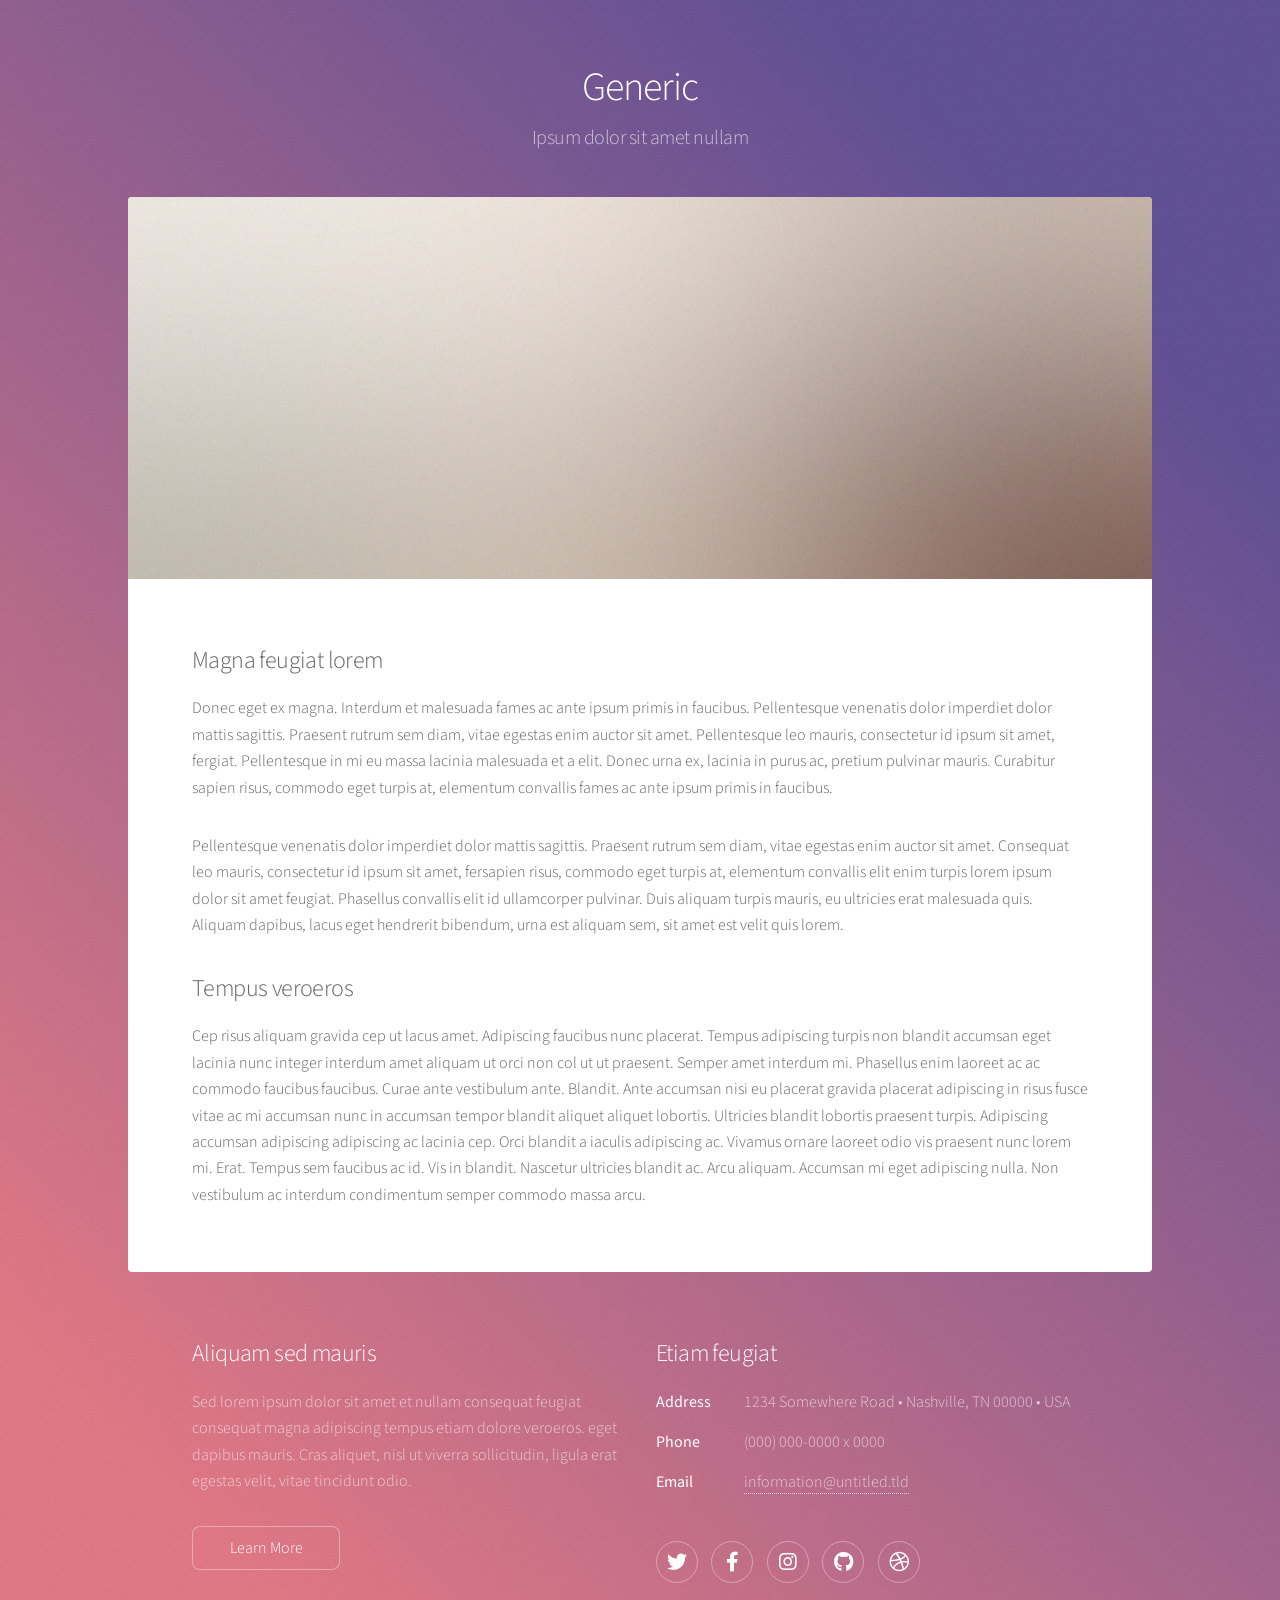
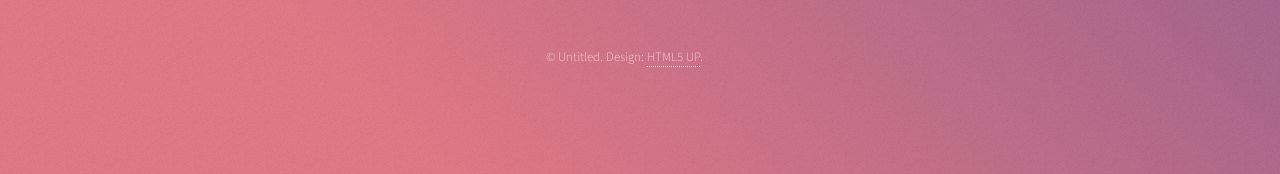
<file: generic.html>
<!DOCTYPE HTML>
<!--
	Stellar by HTML5 UP
	html5up.net | @ajlkn
	Free for personal and commercial use under the CCA 3.0 license (html5up.net/license)
-->
<html>
	<head>
		<title>Generic - Stellar by HTML5 UP</title>
		<meta charset="utf-8" />
		<meta name="viewport" content="width=device-width, initial-scale=1, user-scalable=no" />
		<link rel="stylesheet" href="assets/css/main.css" />
		<noscript><link rel="stylesheet" href="assets/css/noscript.css" /></noscript>
	</head>
	<body class="is-preload">

		<!-- Wrapper -->
			<div id="wrapper">

				<!-- Header -->
					<header id="header">
						<h1>Generic</h1>
						<p>Ipsum dolor sit amet nullam</p>
					</header>

				<!-- Main -->
					<div id="main">

						<!-- Content -->
							<section id="content" class="main">
								<span class="image main"><img src="images/pic04.jpg" alt="" /></span>
								<h2>Magna feugiat lorem</h2>
								<p>Donec eget ex magna. Interdum et malesuada fames ac ante ipsum primis in faucibus. Pellentesque venenatis dolor imperdiet dolor mattis sagittis. Praesent rutrum sem diam, vitae egestas enim auctor sit amet. Pellentesque leo mauris, consectetur id ipsum sit amet, fergiat. Pellentesque in mi eu massa lacinia malesuada et a elit. Donec urna ex, lacinia in purus ac, pretium pulvinar mauris. Curabitur sapien risus, commodo eget turpis at, elementum convallis fames ac ante ipsum primis in faucibus.</p>
								<p>Pellentesque venenatis dolor imperdiet dolor mattis sagittis. Praesent rutrum sem diam, vitae egestas enim auctor sit amet. Consequat leo mauris, consectetur id ipsum sit amet, fersapien risus, commodo eget turpis at, elementum convallis elit enim turpis lorem ipsum dolor sit amet feugiat. Phasellus convallis elit id ullamcorper pulvinar. Duis aliquam turpis mauris, eu ultricies erat malesuada quis. Aliquam dapibus, lacus eget hendrerit bibendum, urna est aliquam sem, sit amet est velit quis lorem.</p>
								<h2>Tempus veroeros</h2>
								<p>Cep risus aliquam gravida cep ut lacus amet. Adipiscing faucibus nunc placerat. Tempus adipiscing turpis non blandit accumsan eget lacinia nunc integer interdum amet aliquam ut orci non col ut ut praesent. Semper amet interdum mi. Phasellus enim laoreet ac ac commodo faucibus faucibus. Curae ante vestibulum ante. Blandit. Ante accumsan nisi eu placerat gravida placerat adipiscing in risus fusce vitae ac mi accumsan nunc in accumsan tempor blandit aliquet aliquet lobortis. Ultricies blandit lobortis praesent turpis. Adipiscing accumsan adipiscing adipiscing ac lacinia cep. Orci blandit a iaculis adipiscing ac. Vivamus ornare laoreet odio vis praesent nunc lorem mi. Erat. Tempus sem faucibus ac id. Vis in blandit. Nascetur ultricies blandit ac. Arcu aliquam. Accumsan mi eget adipiscing nulla. Non vestibulum ac interdum condimentum semper commodo massa arcu.</p>
							</section>

					</div>

				<!-- Footer -->
					<footer id="footer">
						<section>
							<h2>Aliquam sed mauris</h2>
							<p>Sed lorem ipsum dolor sit amet et nullam consequat feugiat consequat magna adipiscing tempus etiam dolore veroeros. eget dapibus mauris. Cras aliquet, nisl ut viverra sollicitudin, ligula erat egestas velit, vitae tincidunt odio.</p>
							<ul class="actions">
								<li><a href="#" class="button">Learn More</a></li>
							</ul>
						</section>
						<section>
							<h2>Etiam feugiat</h2>
							<dl class="alt">
								<dt>Address</dt>
								<dd>1234 Somewhere Road &bull; Nashville, TN 00000 &bull; USA</dd>
								<dt>Phone</dt>
								<dd>(000) 000-0000 x 0000</dd>
								<dt>Email</dt>
								<dd><a href="#">information@untitled.tld</a></dd>
							</dl>
							<ul class="icons">
								<li><a href="#" class="icon brands fa-twitter alt"><span class="label">Twitter</span></a></li>
								<li><a href="#" class="icon brands fa-facebook-f alt"><span class="label">Facebook</span></a></li>
								<li><a href="#" class="icon brands fa-instagram alt"><span class="label">Instagram</span></a></li>
								<li><a href="#" class="icon brands fa-github alt"><span class="label">GitHub</span></a></li>
								<li><a href="#" class="icon brands fa-dribbble alt"><span class="label">Dribbble</span></a></li>
							</ul>
						</section>
						<p class="copyright">&copy; Untitled. Design: <a href="https://html5up.net">HTML5 UP</a>.</p>
					</footer>

			</div>

		<!-- Scripts -->
			<script src="assets/js/jquery.min.js"></script>
			<script src="assets/js/jquery.scrollex.min.js"></script>
			<script src="assets/js/jquery.scrolly.min.js"></script>
			<script src="assets/js/browser.min.js"></script>
			<script src="assets/js/breakpoints.min.js"></script>
			<script src="assets/js/util.js"></script>
			<script src="assets/js/main.js"></script>

	</body>
</html>
</file>
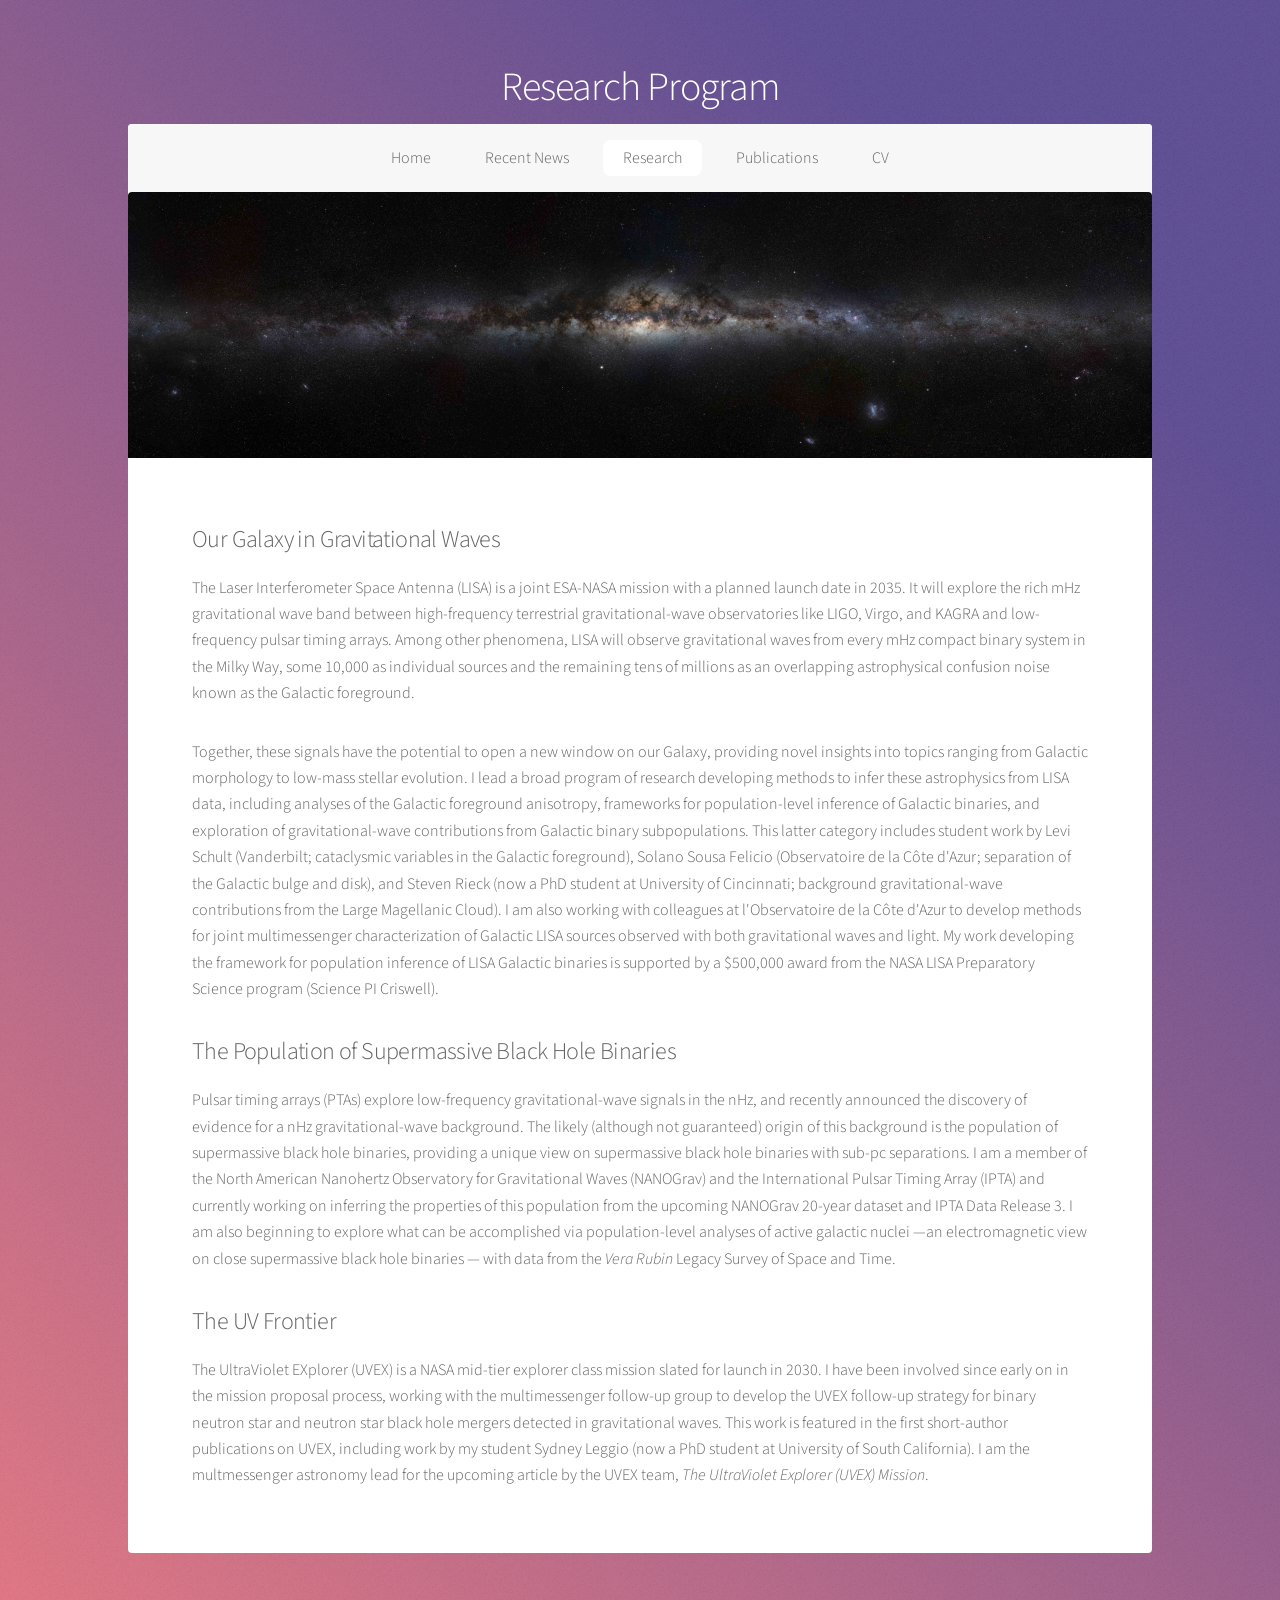
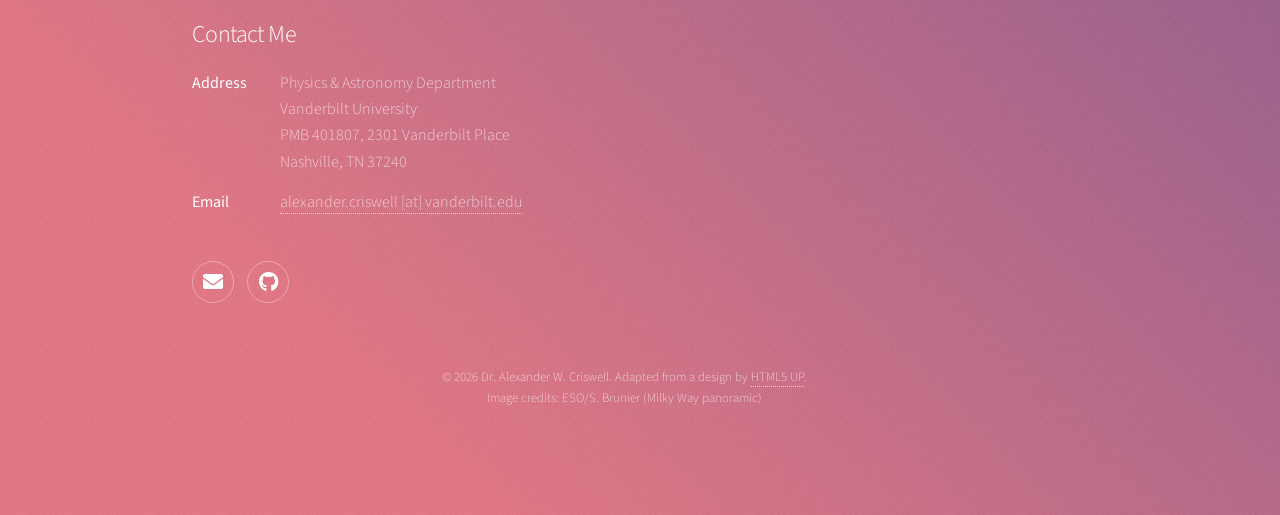
<file: research.html>
<!DOCTYPE HTML>
<!--
	Stellar by HTML5 UP
	html5up.net | @ajlkn
	Free for personal and commercial use under the CCA 3.0 license (html5up.net/license)
-->
<html>
	<head>
		<title>Research</title>
		<meta charset="utf-8" />
		<meta name="viewport" content="width=device-width, initial-scale=1, user-scalable=no" />
		<link rel="stylesheet" href="assets/css/main.css" />
		<noscript><link rel="stylesheet" href="assets/css/noscript.css" /></noscript>
	</head>
	<body class="is-preload">

		<!-- Wrapper -->
			<div id="wrapper">

				<!-- Header -->
					<header id="header">
						<h1>Research Program</h1>
						<!-- <p>Ipsum dolor sit amet nullam</p> -->
					</header>

				<!-- Nav -->
					<button id="nav-toggle" class="icon solid fa-bars" aria-label="Menu" aria-controls="nav" aria-expanded="false"><span class="label">Menu</span></button>
					<nav id="nav">
						<ul>
							<li><a href="index.html">Home</a></li>
							<li><a href="index.html#first">Recent News</a></li>
							<li><a href="research.html" class="active">Research</a></li>
							<li><a href="https://ui.adsabs.harvard.edu/search/fq=%7B!type%3Daqp%20v%3D%24fq_database%7D&fq_database=(database%3Aastronomy%20OR%20database%3Aphysics)&p_=0&q=author%3A%22Criswell%2C%20Alexander%22&sort=date%20desc%2C%20bibcode%20desc" target="_blank">Publications</a></li>
							<li><a href="files/Criswell_CV.pdf" target="_blank">CV</a></li>
						</ul>
					</nav>

				<!-- Main -->
					<div id="main">

						<!-- Content -->
							<section id="content" class="main">
								<span class="image main"><img src="images/ESO_SBrunier_Milky_Way_compressed.jpg" alt="/home/awc/Documents/website/criswellalexander.github.io/images/ESO_SBrunier_Milky_Way_compressed.jpg" /></span>
								<h2>Our Galaxy in Gravitational Waves</h2>
								<p>The Laser Interferometer Space Antenna (LISA) is a joint ESA-NASA mission with a planned launch date in 2035. It will explore the rich mHz gravitational wave band between high-frequency terrestrial gravitational-wave observatories like LIGO, Virgo, and KAGRA and low-frequency pulsar timing arrays. Among other phenomena, LISA will observe gravitational waves from every mHz compact binary system in the Milky Way, some 10,000 as individual sources and the remaining tens of millions as an overlapping astrophysical confusion noise known as the Galactic foreground.</p>
								<p>Together, these signals have the potential to open a new window on our Galaxy, providing novel insights into topics ranging from Galactic morphology to low-mass stellar evolution. I lead a broad program of research developing methods to infer these astrophysics from LISA data, including analyses of the Galactic foreground anisotropy, frameworks for population-level inference of Galactic binaries, and exploration of gravitational-wave contributions from Galactic binary subpopulations. This latter category includes student work by Levi Schult (Vanderbilt; cataclysmic variables in the Galactic foreground), Solano Sousa Felicio (Observatoire de la Côte d'Azur; separation of the Galactic bulge and disk), and Steven Rieck (now a PhD student at University of Cincinnati; background gravitational-wave contributions from the Large Magellanic Cloud). I am also working with colleagues at l'Observatoire de la Côte d'Azur to develop methods for joint multimessenger characterization of Galactic LISA sources observed with both gravitational waves and light. My work developing the framework for population inference of LISA Galactic binaries is supported by a $500,000 award from the NASA LISA Preparatory Science program (Science PI Criswell).</p>
								<h2>The Population of Supermassive Black Hole Binaries</h2>
								<p>Pulsar timing arrays (PTAs) explore low-frequency gravitational-wave signals in the nHz, and recently announced the discovery of evidence for a nHz gravitational-wave background. The likely (although not guaranteed) origin of this background is the population of supermassive black hole binaries, providing a unique view on supermassive black hole binaries with sub-pc separations. I am a member of the North American Nanohertz Observatory for Gravitational Waves (NANOGrav) and the International Pulsar Timing Array (IPTA) and currently working on inferring the properties of this population from the upcoming NANOGrav 20-year dataset and IPTA Data Release 3. I am also beginning to explore what can be accomplished via population-level analyses of active galactic nuclei &mdash;an electromagnetic view on close supermassive black hole binaries &mdash; with data from the <i>Vera Rubin</i> Legacy Survey of Space and Time.</p>
								<h2>The UV Frontier</h2>
								<p>The UltraViolet EXplorer (UVEX) is a NASA mid-tier explorer class mission slated for launch in 2030. I have been involved since early on in the mission proposal process, working with the multimessenger follow-up group to develop the UVEX follow-up strategy for binary neutron star and neutron star black hole mergers detected in gravitational waves. This work is featured in the first short-author publications on UVEX, including work by my student Sydney Leggio (now a PhD student at University of South California). I am the multmessenger astronomy lead for the upcoming article by the UVEX team, <i>The UltraViolet Explorer (UVEX) Mission</i>.</p>
							</section>

					</div>

				<!-- Footer -->
					<footer id="footer">
						<!-- <section>
							<h2>Aliquam sed mauris</h2>
							<p>Sed lorem ipsum dolor sit amet et nullam consequat feugiat consequat magna adipiscing tempus etiam dolore veroeros. eget dapibus mauris. Cras aliquet, nisl ut viverra sollicitudin, ligula erat egestas velit, vitae tincidunt odio.</p>
							<ul class="actions">
								<li><a href="#" class="button">Learn More</a></li>
							</ul>
						</section> -->
						<section>
							<h2>Contact Me</h2>
							<dl class="alt">
								<dt>Address</dt>
								<dd>Physics & Astronomy Department</br>
									Vanderbilt University</br>
									PMB 401807, 2301 Vanderbilt Place</br>
									Nashville, TN 37240</dd>
								<dt>Email</dt>
								<dd><a href="mailto:alexander.criswell@vanderbilt.edu">alexander.criswell [at] vanderbilt.edu</a></dd>
							</dl>
							<ul class="icons">
								<li><a href="mailto:alexander.criswell@vanderbilt.edu" class="icon solid fa-envelope alt"><span class="label">Email</span></a></li>
								<li><a href="https://github.com/criswellalexander" class="icon brands fa-github alt"><span class="label">Github</span></a></li>
							</ul>
						</section>
						<p class="copyright">&copy; 2026 Dr. Alexander W. Criswell. Adapted from a design by <a href="https://html5up.net">HTML5 UP</a>.
						</br>
						Image credits: ESO/S. Brunier (Milky Way panoramic)
						<!-- ESA/ATG Medialab (LISA logo); NANOGrav/Tonia Klein (PTA illustration). -->
					</p>
					</footer>

			</div>

		<!-- Scripts -->
			<script src="assets/js/jquery.min.js"></script>
			<script src="assets/js/jquery.scrollex.min.js"></script>
			<script src="assets/js/jquery.scrolly.min.js"></script>
			<script src="assets/js/browser.min.js"></script>
			<script src="assets/js/breakpoints.min.js"></script>
			<script src="assets/js/util.js"></script>
			<script src="assets/js/main.js"></script>

	</body>
</html>
</file>
<file: assets/css/noscript.css>
/*
	Stellar by HTML5 UP
	html5up.net | @ajlkn
	Free for personal and commercial use under the CCA 3.0 license (html5up.net/license)
*/

/* Header */

	body.is-preload #header.alt > * {
		opacity: 1;
	}

	body.is-preload #header.alt .logo {
		-moz-transform: none;
		-webkit-transform: none;
		-ms-transform: none;
		transform: none;
	}

/* Nav */

	@media screen and (max-width: 736px) {

		#nav-toggle {
			display: none !important;
		}

		#nav {
			display: block;
			position: relative;
			top: auto;
			right: auto;
			width: 100%;
			max-width: 100%;
			box-shadow: none;
			text-align: center;
		}

			#nav ul li {
				display: inline-block;
			}

				#nav ul li a {
					padding: 0 0.75em;
				}

	}
</file>
<file: assets/css/main.css>
@import url(fontawesome-all.min.css);
@import 'https://fonts.googleapis.com/css?family=Source+Sans+Pro:300,400';
@import 'https://fonts.googleapis.com/css2?family=Source+Serif+4:wght@300;400&display=swap';

/*
	Stellar by HTML5 UP
	html5up.net | @ajlkn
	Free for personal and commercial use under the CCA 3.0 license (html5up.net/license)
*/

html, body, div, span, applet, object,
iframe, h1, h2, h3, h4, h5, h6, p, blockquote,
pre, a, abbr, acronym, address, big, cite,
code, del, dfn, em, img, ins, kbd, q, s, samp,
small, strike, strong, sub, sup, tt, var, b,
u, i, center, dl, dt, dd, ol, ul, li, fieldset,
form, label, legend, table, caption, tbody,
tfoot, thead, tr, th, td, article, aside,
canvas, details, embed, figure, figcaption,
footer, header, hgroup, menu, nav, output, ruby,
section, summary, time, mark, audio, video {
	margin: 0;
	padding: 0;
	border: 0;
	font-size: 100%;
	font: inherit;
	vertical-align: baseline;}

article, aside, details, figcaption, figure,
footer, header, hgroup, menu, nav, section {
	display: block;}

body {
	line-height: 1;
}

ol, ul {
	list-style: none;
}

blockquote, q {
	quotes: none;
}

	blockquote:before, blockquote:after, q:before, q:after {
		content: '';
		content: none;
	}

table {
	border-collapse: collapse;
	border-spacing: 0;
}

body {
	-webkit-text-size-adjust: none;
}

mark {
	background-color: transparent;
	color: inherit;
}

input::-moz-focus-inner {
	border: 0;
	padding: 0;
}

input, select, textarea {
	-moz-appearance: none;
	-webkit-appearance: none;
	-ms-appearance: none;
	appearance: none;
}

/* Basic */

	@-ms-viewport {
		width: device-width;
	}

	body {
		-ms-overflow-style: scrollbar;
	}

	@media screen and (max-width: 480px) {

		html, body {
			min-width: 320px;
		}

	}

	html {
		box-sizing: border-box;
	}

	*, *:before, *:after {
		box-sizing: inherit;
	}

	body {
		background-color: #935d8c;
		background-image: url("images/overlay.png"), -moz-linear-gradient(45deg, #e37682 15%, #5f4d93 85%);
		background-image: url("images/overlay.png"), -webkit-linear-gradient(45deg, #e37682 15%, #5f4d93 85%);
		background-image: url("images/overlay.png"), -ms-linear-gradient(45deg, #e37682 15%, #5f4d93 85%);
		background-image: url("images/overlay.png"), linear-gradient(45deg, #e37682 15%, #5f4d93 85%);
	}

		body.is-preload *, body.is-preload *:before, body.is-preload *:after {
			-moz-animation: none !important;
			-webkit-animation: none !important;
			-ms-animation: none !important;
			animation: none !important;
			-moz-transition: none !important;
			-webkit-transition: none !important;
			-ms-transition: none !important;
			transition: none !important;
		}

/* Type */

	body {
		background-color: #935d8c;
		color: rgba(255, 255, 255, 0.65);
	}

	body, input, select, textarea {
		font-family: "Source Sans Pro", Helvetica, sans-serif;
		font-size: 17pt;
		font-weight: 300;
		line-height: 1.65;
	}

		@media screen and (max-width: 1680px) {

			body, input, select, textarea {
				font-size: 14pt;
			}

		}

		@media screen and (max-width: 1280px) {

			body, input, select, textarea {
				font-size: 12pt;
			}

		}

		@media screen and (max-width: 360px) {

			body, input, select, textarea {
				font-size: 11pt;
			}

		}

	a {
		-moz-transition: color 0.2s ease, border-bottom 0.2s ease;
		-webkit-transition: color 0.2s ease, border-bottom 0.2s ease;
		-ms-transition: color 0.2s ease, border-bottom 0.2s ease;
		transition: color 0.2s ease, border-bottom 0.2s ease;
		text-decoration: none;
		border-bottom: dotted 1px;
		color: inherit;
	}

		a:hover {
			border-bottom-color: transparent;
		}

	strong, b {
		font-weight: 400;
	}

	em, i {
		font-style: italic;
	}

	p {
		margin: 0 0 2em 0;
	}

		p.content {
			-moz-columns: 20em 2;
			-webkit-columns: 20em 2;
			-ms-columns: 20em 2;
			columns: 20em 2;
			-moz-column-gap: 2em;
			-webkit-column-gap: 2em;
			-ms-column-gap: 2em;
			column-gap: 2em;
			text-align: justify;
		}

	h1, h2, h3, h4, h5, h6 {
		font-weight: 300;
		line-height: 1.5;
		margin: 0 0 0.7em 0;
		letter-spacing: -0.025em;
	}

		h1 a, h2 a, h3 a, h4 a, h5 a, h6 a {
			color: inherit;
			text-decoration: none;
		}

	h1 {
		font-size: 2.5em;
		line-height: 1.2;
	}

	h2 {
		font-size: 1.5em;
	}

	h3 {
		font-size: 1.25em;
	}

	h4 {
		font-size: 1.1em;
	}

	h5 {
		font-size: 0.9em;
	}

	h6 {
		font-size: 0.7em;
	}

	@media screen and (max-width: 736px) {

		h1 {
			font-size: 2em;
		}

	}

	sub {
		font-size: 0.8em;
		position: relative;
		top: 0.5em;
	}

	sup {
		font-size: 0.8em;
		position: relative;
		top: -0.5em;
	}

	blockquote {
		border-left: solid 4px;
		font-style: italic;
		margin: 0 0 2em 0;
		padding: 0.5em 0 0.5em 2em;
	}

	code {
		border-radius: 8px;
		border: solid 1px;
		font-family: "Courier New", monospace;
		font-size: 0.9em;
		margin: 0 0.25em;
		padding: 0.25em 0.65em;
	}

	pre {
		-webkit-overflow-scrolling: touch;
		font-family: "Courier New", monospace;
		font-size: 0.9em;
		margin: 0 0 2em 0;
	}

		pre code {
			display: block;
			line-height: 1.75;
			padding: 1em 1.5em;
			overflow-x: auto;
		}

	hr {
		border: 0;
		border-bottom: solid 1px;
		margin: 2em 0;
	}

		hr.major {
			margin: 3em 0;
		}

	.align-left {
		text-align: left;
	}

	.align-center {
		text-align: center;
	}

	.align-right {
		text-align: right;
	}

	input, select, textarea {
		color: #ffffff;
	}

	a:hover {
		color: #ffffff;
	}

	strong, b {
		color: #ffffff;
	}

	h1, h2, h3, h4, h5, h6 {
		color: #ffffff;
	}

	blockquote {
		border-left-color: rgba(255, 255, 255, 0.35);
	}

	code {
		background: rgba(255, 255, 255, 0.075);
		border-color: rgba(255, 255, 255, 0.35);
	}

	hr {
		border-bottom-color: rgba(255, 255, 255, 0.35);
	}

/* Row */

	.row {
		display: flex;
		flex-wrap: wrap;
		box-sizing: border-box;
		align-items: stretch;
	}

		.row > * {
			box-sizing: border-box;
		}

		.row.gtr-uniform > * > :last-child {
			margin-bottom: 0;
		}

		.row.aln-left {
			justify-content: flex-start;
		}

		.row.aln-center {
			justify-content: center;
		}

		.row.aln-right {
			justify-content: flex-end;
		}

		.row.aln-top {
			align-items: flex-start;
		}

		.row.aln-middle {
			align-items: center;
		}

		.row.aln-bottom {
			align-items: flex-end;
		}

		.row > .imp {
			order: -1;
		}

		.row > .col-1 {
			width: 8.33333%;
		}

		.row > .off-1 {
			margin-left: 8.33333%;
		}

		.row > .col-2 {
			width: 16.66667%;
		}

		.row > .off-2 {
			margin-left: 16.66667%;
		}

		.row > .col-3 {
			width: 25%;
		}

		.row > .off-3 {
			margin-left: 25%;
		}

		.row > .col-4 {
			width: 33.33333%;
		}

		.row > .off-4 {
			margin-left: 33.33333%;
		}

		.row > .col-5 {
			width: 41.66667%;
		}

		.row > .off-5 {
			margin-left: 41.66667%;
		}

		.row > .col-6 {
			width: 50%;
		}

		.row > .off-6 {
			margin-left: 50%;
		}

		.row > .col-7 {
			width: 58.33333%;
		}

		.row > .off-7 {
			margin-left: 58.33333%;
		}

		.row > .col-8 {
			width: 66.66667%;
		}

		.row > .off-8 {
			margin-left: 66.66667%;
		}

		.row > .col-9 {
			width: 75%;
		}

		.row > .off-9 {
			margin-left: 75%;
		}

		.row > .col-10 {
			width: 83.33333%;
		}

		.row > .off-10 {
			margin-left: 83.33333%;
		}

		.row > .col-11 {
			width: 91.66667%;
		}

		.row > .off-11 {
			margin-left: 91.66667%;
		}

		.row > .col-12 {
			width: 100%;
		}

		.row > .off-12 {
			margin-left: 100%;
		}

		.row.gtr-0 {
			margin-top: 0;
			margin-left: 0em;
		}

			.row.gtr-0 > * {
				padding: 0 0 0 0em;
			}

			.row.gtr-0.gtr-uniform {
				margin-top: 0em;
			}

				.row.gtr-0.gtr-uniform > * {
					padding-top: 0em;
				}

		.row.gtr-25 {
			margin-top: 0;
			margin-left: -0.375em;
		}

			.row.gtr-25 > * {
				padding: 0 0 0 0.375em;
			}

			.row.gtr-25.gtr-uniform {
				margin-top: -0.375em;
			}

				.row.gtr-25.gtr-uniform > * {
					padding-top: 0.375em;
				}

		.row.gtr-50 {
			margin-top: 0;
			margin-left: -0.75em;
		}

			.row.gtr-50 > * {
				padding: 0 0 0 0.75em;
			}

			.row.gtr-50.gtr-uniform {
				margin-top: -0.75em;
			}

				.row.gtr-50.gtr-uniform > * {
					padding-top: 0.75em;
				}

		.row {
			margin-top: 0;
			margin-left: -1.5em;
		}

			.row > * {
				padding: 0 0 0 1.5em;
			}

			.row.gtr-uniform {
				margin-top: -1.5em;
			}

				.row.gtr-uniform > * {
					padding-top: 1.5em;
				}

		.row.gtr-150 {
			margin-top: 0;
			margin-left: -2.25em;
		}

			.row.gtr-150 > * {
				padding: 0 0 0 2.25em;
			}

			.row.gtr-150.gtr-uniform {
				margin-top: -2.25em;
			}

				.row.gtr-150.gtr-uniform > * {
					padding-top: 2.25em;
				}

		.row.gtr-200 {
			margin-top: 0;
			margin-left: -3em;
		}

			.row.gtr-200 > * {
				padding: 0 0 0 3em;
			}

			.row.gtr-200.gtr-uniform {
				margin-top: -3em;
			}

				.row.gtr-200.gtr-uniform > * {
					padding-top: 3em;
				}

		@media screen and (max-width: 1680px) {

			.row {
				display: flex;
				flex-wrap: wrap;
				box-sizing: border-box;
				align-items: stretch;
			}

				.row > * {
					box-sizing: border-box;
				}

				.row.gtr-uniform > * > :last-child {
					margin-bottom: 0;
				}

				.row.aln-left {
					justify-content: flex-start;
				}

				.row.aln-center {
					justify-content: center;
				}

				.row.aln-right {
					justify-content: flex-end;
				}

				.row.aln-top {
					align-items: flex-start;
				}

				.row.aln-middle {
					align-items: center;
				}

				.row.aln-bottom {
					align-items: flex-end;
				}

				.row > .imp-xlarge {
					order: -1;
				}

				.row > .col-1-xlarge {
					width: 8.33333%;
				}

				.row > .off-1-xlarge {
					margin-left: 8.33333%;
				}

				.row > .col-2-xlarge {
					width: 16.66667%;
				}

				.row > .off-2-xlarge {
					margin-left: 16.66667%;
				}

				.row > .col-3-xlarge {
					width: 25%;
				}

				.row > .off-3-xlarge {
					margin-left: 25%;
				}

				.row > .col-4-xlarge {
					width: 33.33333%;
				}

				.row > .off-4-xlarge {
					margin-left: 33.33333%;
				}

				.row > .col-5-xlarge {
					width: 41.66667%;
				}

				.row > .off-5-xlarge {
					margin-left: 41.66667%;
				}

				.row > .col-6-xlarge {
					width: 50%;
				}

				.row > .off-6-xlarge {
					margin-left: 50%;
				}

				.row > .col-7-xlarge {
					width: 58.33333%;
				}

				.row > .off-7-xlarge {
					margin-left: 58.33333%;
				}

				.row > .col-8-xlarge {
					width: 66.66667%;
				}

				.row > .off-8-xlarge {
					margin-left: 66.66667%;
				}

				.row > .col-9-xlarge {
					width: 75%;
				}

				.row > .off-9-xlarge {
					margin-left: 75%;
				}

				.row > .col-10-xlarge {
					width: 83.33333%;
				}

				.row > .off-10-xlarge {
					margin-left: 83.33333%;
				}

				.row > .col-11-xlarge {
					width: 91.66667%;
				}

				.row > .off-11-xlarge {
					margin-left: 91.66667%;
				}

				.row > .col-12-xlarge {
					width: 100%;
				}

				.row > .off-12-xlarge {
					margin-left: 100%;
				}

				.row.gtr-0 {
					margin-top: 0;
					margin-left: 0em;
				}

					.row.gtr-0 > * {
						padding: 0 0 0 0em;
					}

					.row.gtr-0.gtr-uniform {
						margin-top: 0em;
					}

						.row.gtr-0.gtr-uniform > * {
							padding-top: 0em;
						}

				.row.gtr-25 {
					margin-top: 0;
					margin-left: -0.375em;
				}

					.row.gtr-25 > * {
						padding: 0 0 0 0.375em;
					}

					.row.gtr-25.gtr-uniform {
						margin-top: -0.375em;
					}

						.row.gtr-25.gtr-uniform > * {
							padding-top: 0.375em;
						}

				.row.gtr-50 {
					margin-top: 0;
					margin-left: -0.75em;
				}

					.row.gtr-50 > * {
						padding: 0 0 0 0.75em;
					}

					.row.gtr-50.gtr-uniform {
						margin-top: -0.75em;
					}

						.row.gtr-50.gtr-uniform > * {
							padding-top: 0.75em;
						}

				.row {
					margin-top: 0;
					margin-left: -1.5em;
				}

					.row > * {
						padding: 0 0 0 1.5em;
					}

					.row.gtr-uniform {
						margin-top: -1.5em;
					}

						.row.gtr-uniform > * {
							padding-top: 1.5em;
						}

				.row.gtr-150 {
					margin-top: 0;
					margin-left: -2.25em;
				}

					.row.gtr-150 > * {
						padding: 0 0 0 2.25em;
					}

					.row.gtr-150.gtr-uniform {
						margin-top: -2.25em;
					}

						.row.gtr-150.gtr-uniform > * {
							padding-top: 2.25em;
						}

				.row.gtr-200 {
					margin-top: 0;
					margin-left: -3em;
				}

					.row.gtr-200 > * {
						padding: 0 0 0 3em;
					}

					.row.gtr-200.gtr-uniform {
						margin-top: -3em;
					}

						.row.gtr-200.gtr-uniform > * {
							padding-top: 3em;
						}

		}

		@media screen and (max-width: 1280px) {

			.row {
				display: flex;
				flex-wrap: wrap;
				box-sizing: border-box;
				align-items: stretch;
			}

				.row > * {
					box-sizing: border-box;
				}

				.row.gtr-uniform > * > :last-child {
					margin-bottom: 0;
				}

				.row.aln-left {
					justify-content: flex-start;
				}

				.row.aln-center {
					justify-content: center;
				}

				.row.aln-right {
					justify-content: flex-end;
				}

				.row.aln-top {
					align-items: flex-start;
				}

				.row.aln-middle {
					align-items: center;
				}

				.row.aln-bottom {
					align-items: flex-end;
				}

				.row > .imp-large {
					order: -1;
				}

				.row > .col-1-large {
					width: 8.33333%;
				}

				.row > .off-1-large {
					margin-left: 8.33333%;
				}

				.row > .col-2-large {
					width: 16.66667%;
				}

				.row > .off-2-large {
					margin-left: 16.66667%;
				}

				.row > .col-3-large {
					width: 25%;
				}

				.row > .off-3-large {
					margin-left: 25%;
				}

				.row > .col-4-large {
					width: 33.33333%;
				}

				.row > .off-4-large {
					margin-left: 33.33333%;
				}

				.row > .col-5-large {
					width: 41.66667%;
				}

				.row > .off-5-large {
					margin-left: 41.66667%;
				}

				.row > .col-6-large {
					width: 50%;
				}

				.row > .off-6-large {
					margin-left: 50%;
				}

				.row > .col-7-large {
					width: 58.33333%;
				}

				.row > .off-7-large {
					margin-left: 58.33333%;
				}

				.row > .col-8-large {
					width: 66.66667%;
				}

				.row > .off-8-large {
					margin-left: 66.66667%;
				}

				.row > .col-9-large {
					width: 75%;
				}

				.row > .off-9-large {
					margin-left: 75%;
				}

				.row > .col-10-large {
					width: 83.33333%;
				}

				.row > .off-10-large {
					margin-left: 83.33333%;
				}

				.row > .col-11-large {
					width: 91.66667%;
				}

				.row > .off-11-large {
					margin-left: 91.66667%;
				}

				.row > .col-12-large {
					width: 100%;
				}

				.row > .off-12-large {
					margin-left: 100%;
				}

				.row.gtr-0 {
					margin-top: 0;
					margin-left: 0em;
				}

					.row.gtr-0 > * {
						padding: 0 0 0 0em;
					}

					.row.gtr-0.gtr-uniform {
						margin-top: 0em;
					}

						.row.gtr-0.gtr-uniform > * {
							padding-top: 0em;
						}

				.row.gtr-25 {
					margin-top: 0;
					margin-left: -0.375em;
				}

					.row.gtr-25 > * {
						padding: 0 0 0 0.375em;
					}

					.row.gtr-25.gtr-uniform {
						margin-top: -0.375em;
					}

						.row.gtr-25.gtr-uniform > * {
							padding-top: 0.375em;
						}

				.row.gtr-50 {
					margin-top: 0;
					margin-left: -0.75em;
				}

					.row.gtr-50 > * {
						padding: 0 0 0 0.75em;
					}

					.row.gtr-50.gtr-uniform {
						margin-top: -0.75em;
					}

						.row.gtr-50.gtr-uniform > * {
							padding-top: 0.75em;
						}

				.row {
					margin-top: 0;
					margin-left: -1.5em;
				}

					.row > * {
						padding: 0 0 0 1.5em;
					}

					.row.gtr-uniform {
						margin-top: -1.5em;
					}

						.row.gtr-uniform > * {
							padding-top: 1.5em;
						}

				.row.gtr-150 {
					margin-top: 0;
					margin-left: -2.25em;
				}

					.row.gtr-150 > * {
						padding: 0 0 0 2.25em;
					}

					.row.gtr-150.gtr-uniform {
						margin-top: -2.25em;
					}

						.row.gtr-150.gtr-uniform > * {
							padding-top: 2.25em;
						}

				.row.gtr-200 {
					margin-top: 0;
					margin-left: -3em;
				}

					.row.gtr-200 > * {
						padding: 0 0 0 3em;
					}

					.row.gtr-200.gtr-uniform {
						margin-top: -3em;
					}

						.row.gtr-200.gtr-uniform > * {
							padding-top: 3em;
						}

		}

		@media screen and (max-width: 980px) {

			.row {
				display: flex;
				flex-wrap: wrap;
				box-sizing: border-box;
				align-items: stretch;
			}

				.row > * {
					box-sizing: border-box;
				}

				.row.gtr-uniform > * > :last-child {
					margin-bottom: 0;
				}

				.row.aln-left {
					justify-content: flex-start;
				}

				.row.aln-center {
					justify-content: center;
				}

				.row.aln-right {
					justify-content: flex-end;
				}

				.row.aln-top {
					align-items: flex-start;
				}

				.row.aln-middle {
					align-items: center;
				}

				.row.aln-bottom {
					align-items: flex-end;
				}

				.row > .imp-medium {
					order: -1;
				}

				.row > .col-1-medium {
					width: 8.33333%;
				}

				.row > .off-1-medium {
					margin-left: 8.33333%;
				}

				.row > .col-2-medium {
					width: 16.66667%;
				}

				.row > .off-2-medium {
					margin-left: 16.66667%;
				}

				.row > .col-3-medium {
					width: 25%;
				}

				.row > .off-3-medium {
					margin-left: 25%;
				}

				.row > .col-4-medium {
					width: 33.33333%;
				}

				.row > .off-4-medium {
					margin-left: 33.33333%;
				}

				.row > .col-5-medium {
					width: 41.66667%;
				}

				.row > .off-5-medium {
					margin-left: 41.66667%;
				}

				.row > .col-6-medium {
					width: 50%;
				}

				.row > .off-6-medium {
					margin-left: 50%;
				}

				.row > .col-7-medium {
					width: 58.33333%;
				}

				.row > .off-7-medium {
					margin-left: 58.33333%;
				}

				.row > .col-8-medium {
					width: 66.66667%;
				}

				.row > .off-8-medium {
					margin-left: 66.66667%;
				}

				.row > .col-9-medium {
					width: 75%;
				}

				.row > .off-9-medium {
					margin-left: 75%;
				}

				.row > .col-10-medium {
					width: 83.33333%;
				}

				.row > .off-10-medium {
					margin-left: 83.33333%;
				}

				.row > .col-11-medium {
					width: 91.66667%;
				}

				.row > .off-11-medium {
					margin-left: 91.66667%;
				}

				.row > .col-12-medium {
					width: 100%;
				}

				.row > .off-12-medium {
					margin-left: 100%;
				}

				.row.gtr-0 {
					margin-top: 0;
					margin-left: 0em;
				}

					.row.gtr-0 > * {
						padding: 0 0 0 0em;
					}

					.row.gtr-0.gtr-uniform {
						margin-top: 0em;
					}

						.row.gtr-0.gtr-uniform > * {
							padding-top: 0em;
						}

				.row.gtr-25 {
					margin-top: 0;
					margin-left: -0.375em;
				}

					.row.gtr-25 > * {
						padding: 0 0 0 0.375em;
					}

					.row.gtr-25.gtr-uniform {
						margin-top: -0.375em;
					}

						.row.gtr-25.gtr-uniform > * {
							padding-top: 0.375em;
						}

				.row.gtr-50 {
					margin-top: 0;
					margin-left: -0.75em;
				}

					.row.gtr-50 > * {
						padding: 0 0 0 0.75em;
					}

					.row.gtr-50.gtr-uniform {
						margin-top: -0.75em;
					}

						.row.gtr-50.gtr-uniform > * {
							padding-top: 0.75em;
						}

				.row {
					margin-top: 0;
					margin-left: -1.5em;
				}

					.row > * {
						padding: 0 0 0 1.5em;
					}

					.row.gtr-uniform {
						margin-top: -1.5em;
					}

						.row.gtr-uniform > * {
							padding-top: 1.5em;
						}

				.row.gtr-150 {
					margin-top: 0;
					margin-left: -2.25em;
				}

					.row.gtr-150 > * {
						padding: 0 0 0 2.25em;
					}

					.row.gtr-150.gtr-uniform {
						margin-top: -2.25em;
					}

						.row.gtr-150.gtr-uniform > * {
							padding-top: 2.25em;
						}

				.row.gtr-200 {
					margin-top: 0;
					margin-left: -3em;
				}

					.row.gtr-200 > * {
						padding: 0 0 0 3em;
					}

					.row.gtr-200.gtr-uniform {
						margin-top: -3em;
					}

						.row.gtr-200.gtr-uniform > * {
							padding-top: 3em;
						}

		}

		@media screen and (max-width: 736px) {

			.row {
				display: flex;
				flex-wrap: wrap;
				box-sizing: border-box;
				align-items: stretch;
			}

				.row > * {
					box-sizing: border-box;
				}

				.row.gtr-uniform > * > :last-child {
					margin-bottom: 0;
				}

				.row.aln-left {
					justify-content: flex-start;
				}

				.row.aln-center {
					justify-content: center;
				}

				.row.aln-right {
					justify-content: flex-end;
				}

				.row.aln-top {
					align-items: flex-start;
				}

				.row.aln-middle {
					align-items: center;
				}

				.row.aln-bottom {
					align-items: flex-end;
				}

				.row > .imp-small {
					order: -1;
				}

				.row > .col-1-small {
					width: 8.33333%;
				}

				.row > .off-1-small {
					margin-left: 8.33333%;
				}

				.row > .col-2-small {
					width: 16.66667%;
				}

				.row > .off-2-small {
					margin-left: 16.66667%;
				}

				.row > .col-3-small {
					width: 25%;
				}

				.row > .off-3-small {
					margin-left: 25%;
				}

				.row > .col-4-small {
					width: 33.33333%;
				}

				.row > .off-4-small {
					margin-left: 33.33333%;
				}

				.row > .col-5-small {
					width: 41.66667%;
				}

				.row > .off-5-small {
					margin-left: 41.66667%;
				}

				.row > .col-6-small {
					width: 50%;
				}

				.row > .off-6-small {
					margin-left: 50%;
				}

				.row > .col-7-small {
					width: 58.33333%;
				}

				.row > .off-7-small {
					margin-left: 58.33333%;
				}

				.row > .col-8-small {
					width: 66.66667%;
				}

				.row > .off-8-small {
					margin-left: 66.66667%;
				}

				.row > .col-9-small {
					width: 75%;
				}

				.row > .off-9-small {
					margin-left: 75%;
				}

				.row > .col-10-small {
					width: 83.33333%;
				}

				.row > .off-10-small {
					margin-left: 83.33333%;
				}

				.row > .col-11-small {
					width: 91.66667%;
				}

				.row > .off-11-small {
					margin-left: 91.66667%;
				}

				.row > .col-12-small {
					width: 100%;
				}

				.row > .off-12-small {
					margin-left: 100%;
				}

				.row.gtr-0 {
					margin-top: 0;
					margin-left: 0em;
				}

					.row.gtr-0 > * {
						padding: 0 0 0 0em;
					}

					.row.gtr-0.gtr-uniform {
						margin-top: 0em;
					}

						.row.gtr-0.gtr-uniform > * {
							padding-top: 0em;
						}

				.row.gtr-25 {
					margin-top: 0;
					margin-left: -0.25em;
				}

					.row.gtr-25 > * {
						padding: 0 0 0 0.25em;
					}

					.row.gtr-25.gtr-uniform {
						margin-top: -0.25em;
					}

						.row.gtr-25.gtr-uniform > * {
							padding-top: 0.25em;
						}

				.row.gtr-50 {
					margin-top: 0;
					margin-left: -0.5em;
				}

					.row.gtr-50 > * {
						padding: 0 0 0 0.5em;
					}

					.row.gtr-50.gtr-uniform {
						margin-top: -0.5em;
					}

						.row.gtr-50.gtr-uniform > * {
							padding-top: 0.5em;
						}

				.row {
					margin-top: 0;
					margin-left: -1em;
				}

					.row > * {
						padding: 0 0 0 1em;
					}

					.row.gtr-uniform {
						margin-top: -1em;
					}

						.row.gtr-uniform > * {
							padding-top: 1em;
						}

				.row.gtr-150 {
					margin-top: 0;
					margin-left: -1.5em;
				}

					.row.gtr-150 > * {
						padding: 0 0 0 1.5em;
					}

					.row.gtr-150.gtr-uniform {
						margin-top: -1.5em;
					}

						.row.gtr-150.gtr-uniform > * {
							padding-top: 1.5em;
						}

				.row.gtr-200 {
					margin-top: 0;
					margin-left: -2em;
				}

					.row.gtr-200 > * {
						padding: 0 0 0 2em;
					}

					.row.gtr-200.gtr-uniform {
						margin-top: -2em;
					}

						.row.gtr-200.gtr-uniform > * {
							padding-top: 2em;
						}

		}

		@media screen and (max-width: 480px) {

			.row {
				display: flex;
				flex-wrap: wrap;
				box-sizing: border-box;
				align-items: stretch;
			}

				.row > * {
					box-sizing: border-box;
				}

				.row.gtr-uniform > * > :last-child {
					margin-bottom: 0;
				}

				.row.aln-left {
					justify-content: flex-start;
				}

				.row.aln-center {
					justify-content: center;
				}

				.row.aln-right {
					justify-content: flex-end;
				}

				.row.aln-top {
					align-items: flex-start;
				}

				.row.aln-middle {
					align-items: center;
				}

				.row.aln-bottom {
					align-items: flex-end;
				}

				.row > .imp-xsmall {
					order: -1;
				}

				.row > .col-1-xsmall {
					width: 8.33333%;
				}

				.row > .off-1-xsmall {
					margin-left: 8.33333%;
				}

				.row > .col-2-xsmall {
					width: 16.66667%;
				}

				.row > .off-2-xsmall {
					margin-left: 16.66667%;
				}

				.row > .col-3-xsmall {
					width: 25%;
				}

				.row > .off-3-xsmall {
					margin-left: 25%;
				}

				.row > .col-4-xsmall {
					width: 33.33333%;
				}

				.row > .off-4-xsmall {
					margin-left: 33.33333%;
				}

				.row > .col-5-xsmall {
					width: 41.66667%;
				}

				.row > .off-5-xsmall {
					margin-left: 41.66667%;
				}

				.row > .col-6-xsmall {
					width: 50%;
				}

				.row > .off-6-xsmall {
					margin-left: 50%;
				}

				.row > .col-7-xsmall {
					width: 58.33333%;
				}

				.row > .off-7-xsmall {
					margin-left: 58.33333%;
				}

				.row > .col-8-xsmall {
					width: 66.66667%;
				}

				.row > .off-8-xsmall {
					margin-left: 66.66667%;
				}

				.row > .col-9-xsmall {
					width: 75%;
				}

				.row > .off-9-xsmall {
					margin-left: 75%;
				}

				.row > .col-10-xsmall {
					width: 83.33333%;
				}

				.row > .off-10-xsmall {
					margin-left: 83.33333%;
				}

				.row > .col-11-xsmall {
					width: 91.66667%;
				}

				.row > .off-11-xsmall {
					margin-left: 91.66667%;
				}

				.row > .col-12-xsmall {
					width: 100%;
				}

				.row > .off-12-xsmall {
					margin-left: 100%;
				}

				.row.gtr-0 {
					margin-top: 0;
					margin-left: 0em;
				}

					.row.gtr-0 > * {
						padding: 0 0 0 0em;
					}

					.row.gtr-0.gtr-uniform {
						margin-top: 0em;
					}

						.row.gtr-0.gtr-uniform > * {
							padding-top: 0em;
						}

				.row.gtr-25 {
					margin-top: 0;
					margin-left: -0.3125em;
				}

					.row.gtr-25 > * {
						padding: 0 0 0 0.3125em;
					}

					.row.gtr-25.gtr-uniform {
						margin-top: -0.3125em;
					}

						.row.gtr-25.gtr-uniform > * {
							padding-top: 0.3125em;
						}

				.row.gtr-50 {
					margin-top: 0;
					margin-left: -0.625em;
				}

					.row.gtr-50 > * {
						padding: 0 0 0 0.625em;
					}

					.row.gtr-50.gtr-uniform {
						margin-top: -0.625em;
					}

						.row.gtr-50.gtr-uniform > * {
							padding-top: 0.625em;
						}

				.row {
					margin-top: 0;
					margin-left: -1.25em;
				}

					.row > * {
						padding: 0 0 0 1.25em;
					}

					.row.gtr-uniform {
						margin-top: -1.25em;
					}

						.row.gtr-uniform > * {
							padding-top: 1.25em;
						}

				.row.gtr-150 {
					margin-top: 0;
					margin-left: -1.875em;
				}

					.row.gtr-150 > * {
						padding: 0 0 0 1.875em;
					}

					.row.gtr-150.gtr-uniform {
						margin-top: -1.875em;
					}

						.row.gtr-150.gtr-uniform > * {
							padding-top: 1.875em;
						}

				.row.gtr-200 {
					margin-top: 0;
					margin-left: -2.5em;
				}

					.row.gtr-200 > * {
						padding: 0 0 0 2.5em;
					}

					.row.gtr-200.gtr-uniform {
						margin-top: -2.5em;
					}

						.row.gtr-200.gtr-uniform > * {
							padding-top: 2.5em;
						}

		}

/* Box */

	.box {
		border-radius: 8px;
		border: solid;
		margin-bottom: 2em;
		padding: 1.5em;
	}

		.box > :last-child,
		.box > :last-child > :last-child,
		.box > :last-child > :last-child > :last-child {
			margin-bottom: 0;
		}

		.box.alt {
			border: 0;
			border-radius: 0;
			padding: 0;
		}

	.box {
		border-color: rgba(255, 255, 255, 0.35);
	}

/* Button */

	input[type="submit"],
	input[type="reset"],
	input[type="button"],
	button,
	.button {
		-moz-appearance: none;
		-webkit-appearance: none;
		-ms-appearance: none;
		appearance: none;
		-moz-transition: background-color 0.2s ease-in-out, color 0.2s ease-in-out;
		-webkit-transition: background-color 0.2s ease-in-out, color 0.2s ease-in-out;
		-ms-transition: background-color 0.2s ease-in-out, color 0.2s ease-in-out;
		transition: background-color 0.2s ease-in-out, color 0.2s ease-in-out;
		border-radius: 8px;
		border: 0;
		cursor: pointer;
		display: inline-block;
		font-weight: 300;
		height: 2.75em;
		line-height: 2.75em;
		min-width: 9.25em;
		padding: 0 1.5em;
		text-align: center;
		text-decoration: none;
		white-space: nowrap;
	}

		input[type="submit"].icon,
		input[type="reset"].icon,
		input[type="button"].icon,
		button.icon,
		.button.icon {
			padding-left: 1.35em;
		}

			input[type="submit"].icon:before,
			input[type="reset"].icon:before,
			input[type="button"].icon:before,
			button.icon:before,
			.button.icon:before {
				margin-right: 0.5em;
			}

		input[type="submit"].fit,
		input[type="reset"].fit,
		input[type="button"].fit,
		button.fit,
		.button.fit {
			width: 100%;
		}

		input[type="submit"].small,
		input[type="reset"].small,
		input[type="button"].small,
		button.small,
		.button.small {
			font-size: 0.8em;
		}

		input[type="submit"].large,
		input[type="reset"].large,
		input[type="button"].large,
		button.large,
		.button.large {
			font-size: 1.35em;
		}

		input[type="submit"].disabled, input[type="submit"]:disabled,
		input[type="reset"].disabled,
		input[type="reset"]:disabled,
		input[type="button"].disabled,
		input[type="button"]:disabled,
		button.disabled,
		button:disabled,
		.button.disabled,
		.button:disabled {
			pointer-events: none;
			opacity: 0.25;
		}

		@media screen and (max-width: 736px) {

			input[type="submit"],
			input[type="reset"],
			input[type="button"],
			button,
			.button {
				min-width: 0;
			}

		}

	input[type="submit"],
	input[type="reset"],
	input[type="button"],
	button,
	.button {
		background-color: transparent;
		box-shadow: inset 0 0 0 1px rgba(255, 255, 255, 0.35);
		color: #ffffff !important;
	}

		input[type="submit"]:hover,
		input[type="reset"]:hover,
		input[type="button"]:hover,
		button:hover,
		.button:hover {
			background-color: rgba(255, 255, 255, 0.075);
		}

		input[type="submit"]:active,
		input[type="reset"]:active,
		input[type="button"]:active,
		button:active,
		.button:active {
			background-color: rgba(255, 255, 255, 0.2);
		}

		input[type="submit"].icon:before,
		input[type="reset"].icon:before,
		input[type="button"].icon:before,
		button.icon:before,
		.button.icon:before {
			color: rgba(255, 255, 255, 0.5);
		}

		input[type="submit"].primary,
		input[type="reset"].primary,
		input[type="button"].primary,
		button.primary,
		.button.primary {
			background-color: #8cc9f0;
			color: #ffffff !important;
			box-shadow: none;
		}

			input[type="submit"].primary:hover,
			input[type="reset"].primary:hover,
			input[type="button"].primary:hover,
			button.primary:hover,
			.button.primary:hover {
				background-color: #9acff2;
			}

			input[type="submit"].primary:active,
			input[type="reset"].primary:active,
			input[type="button"].primary:active,
			button.primary:active,
			.button.primary:active {
				background-color: #7ec3ee;
			}

			input[type="submit"].primary.icon:before,
			input[type="reset"].primary.icon:before,
			input[type="button"].primary.icon:before,
			button.primary.icon:before,
			.button.primary.icon:before {
				color: #ffffff !important;
			}

/* Form */

	form {
		margin: 0 0 2em 0;
	}

	label {
		display: block;
		font-size: 0.9em;
		font-weight: 400;
		margin: 0 0 1em 0;
	}

	input[type="text"],
	input[type="password"],
	input[type="email"],
	select,
	textarea {
		-moz-appearance: none;
		-webkit-appearance: none;
		-ms-appearance: none;
		appearance: none;
		border-radius: 8px;
		border: solid 1px;
		color: inherit;
		display: block;
		outline: 0;
		padding: 0 1em;
		text-decoration: none;
		width: 100%;
	}

		input[type="text"]:invalid,
		input[type="password"]:invalid,
		input[type="email"]:invalid,
		select:invalid,
		textarea:invalid {
			box-shadow: none;
		}

	select {
		background-size: 1.25rem;
		background-repeat: no-repeat;
		background-position: calc(100% - 1rem) center;
		height: 2.75em;
		padding-right: 2.75em;
		text-overflow: ellipsis;
	}

		select:focus::-ms-value {
			background-color: transparent;
		}

		select::-ms-expand {
			display: none;
		}

	input[type="text"],
	input[type="password"],
	input[type="email"],
	select {
		height: 2.75em;
	}

	textarea {
		padding: 0.75em 1em;
	}

	input[type="checkbox"],
	input[type="radio"] {
		-moz-appearance: none;
		-webkit-appearance: none;
		-ms-appearance: none;
		appearance: none;
		display: block;
		float: left;
		margin-right: -2em;
		opacity: 0;
		width: 1em;
		z-index: -1;
	}

		input[type="checkbox"] + label,
		input[type="radio"] + label {
			text-decoration: none;
			cursor: pointer;
			display: inline-block;
			font-size: 1em;
			font-weight: 300;
			padding-left: 2.4em;
			padding-right: 0.75em;
			position: relative;
		}

			input[type="checkbox"] + label:before,
			input[type="radio"] + label:before {
				-moz-osx-font-smoothing: grayscale;
				-webkit-font-smoothing: antialiased;
				display: inline-block;
				font-style: normal;
				font-variant: normal;
				text-rendering: auto;
				line-height: 1;
				text-transform: none !important;
				font-family: 'Font Awesome 5 Free';
				font-weight: 900;
			}

			input[type="checkbox"] + label:before,
			input[type="radio"] + label:before {
				border-radius: 8px;
				border: solid 1px;
				content: '';
				display: inline-block;
				font-size: 0.8em;
				height: 2.0625em;
				left: 0;
				line-height: 2.0625em;
				position: absolute;
				text-align: center;
				top: 0;
				width: 2.0625em;
			}

		input[type="checkbox"]:checked + label:before,
		input[type="radio"]:checked + label:before {
			content: '\f00c';
		}

	input[type="checkbox"] + label:before {
		border-radius: 8px;
	}

	input[type="radio"] + label:before {
		border-radius: 100%;
	}

	::-webkit-input-placeholder {
		opacity: 1.0;
	}

	:-moz-placeholder {
		opacity: 1.0;
	}

	::-moz-placeholder {
		opacity: 1.0;
	}

	:-ms-input-placeholder {
		opacity: 1.0;
	}

	label {
		color: #ffffff;
	}

	input[type="text"],
	input[type="password"],
	input[type="email"],
	select,
	textarea {
		background-color: rgba(255, 255, 255, 0.075);
		border-color: rgba(255, 255, 255, 0.35);
	}

		input[type="text"]:focus,
		input[type="password"]:focus,
		input[type="email"]:focus,
		select:focus,
		textarea:focus {
			border-color: #8cc9f0;
			box-shadow: 0 0 0 1px #8cc9f0;
		}

	select {
		background-image: url("data:image/svg+xml;charset=utf8,%3Csvg xmlns='http://www.w3.org/2000/svg' width='40' height='40' preserveAspectRatio='none' viewBox='0 0 40 40'%3E%3Cpath d='M9.4,12.3l10.4,10.4l10.4-10.4c0.2-0.2,0.5-0.4,0.9-0.4c0.3,0,0.6,0.1,0.9,0.4l3.3,3.3c0.2,0.2,0.4,0.5,0.4,0.9 c0,0.4-0.1,0.6-0.4,0.9L20.7,31.9c-0.2,0.2-0.5,0.4-0.9,0.4c-0.3,0-0.6-0.1-0.9-0.4L4.3,17.3c-0.2-0.2-0.4-0.5-0.4-0.9 c0-0.4,0.1-0.6,0.4-0.9l3.3-3.3c0.2-0.2,0.5-0.4,0.9-0.4S9.1,12.1,9.4,12.3z' fill='rgba(255, 255, 255, 0.35)' /%3E%3C/svg%3E");
	}

		select option {
			color: #ffffff;
			background: #935d8c;
		}

	input[type="checkbox"] + label,
	input[type="radio"] + label {
		color: rgba(255, 255, 255, 0.65);
	}

		input[type="checkbox"] + label:before,
		input[type="radio"] + label:before {
			background: rgba(255, 255, 255, 0.075);
			border-color: rgba(255, 255, 255, 0.35);
		}

	input[type="checkbox"]:checked + label:before,
	input[type="radio"]:checked + label:before {
		background-color: #ffffff;
		border-color: #ffffff;
		color: #935d8c;
	}

	input[type="checkbox"]:focus + label:before,
	input[type="radio"]:focus + label:before {
		border-color: #8cc9f0;
		box-shadow: 0 0 0 1px #8cc9f0;
	}

	::-webkit-input-placeholder {
		color: rgba(255, 255, 255, 0.5) !important;
	}

	:-moz-placeholder {
		color: rgba(255, 255, 255, 0.5) !important;
	}

	::-moz-placeholder {
		color: rgba(255, 255, 255, 0.5) !important;
	}

	:-ms-input-placeholder {
		color: rgba(255, 255, 255, 0.5) !important;
	}

	.formerize-placeholder {
		color: rgba(255, 255, 255, 0.5) !important;
	}

/* Icon */

	.icon {
		text-decoration: none;
		-moz-transition: background-color 0.2s ease-in-out, color 0.2s ease-in-out;
		-webkit-transition: background-color 0.2s ease-in-out, color 0.2s ease-in-out;
		-ms-transition: background-color 0.2s ease-in-out, color 0.2s ease-in-out;
		transition: background-color 0.2s ease-in-out, color 0.2s ease-in-out;
		border-bottom: none;
		position: relative;
	}

		.icon:before {
			-moz-osx-font-smoothing: grayscale;
			-webkit-font-smoothing: antialiased;
			display: inline-block;
			font-style: normal;
			font-variant: normal;
			text-rendering: auto;
			line-height: 1;
			text-transform: none !important;
			font-family: 'Font Awesome 5 Free';
			font-weight: 400;
		}

		.icon > .label {
			display: none;
		}

		.icon:before {
			line-height: solid;
		}

		.icon.solid:before {
			font-weight: 900;
		}

		.icon.brands:before {
			font-family: 'Font Awesome 5 Brands';
		}

		.icon.major {
			border: solid 1px;
			display: inline-block;
			border-radius: 100%;
			padding: 0.65em;
			margin: 0 0 2em 0;
			cursor: default;
		}

			.icon.major:before {
				display: inline-block;
				font-size: 6.25rem;
				width: 2.25em;
				height: 2.25em;
				line-height: 2.2em;
				border-radius: 100%;
				border: solid 1px;
				text-align: center;
			}

				.icon.major img {
					display: inline-block;
					font-size: 6.25rem;
					width: 2.25em;
					height: 2.25em;
					/* width: calc(1.0 * 6.25rem);
    				height: calc(1.0 * 6.25rem); */
					line-height: 2.2em;
					border-radius: 50%;
					overflow: hidden;
					object-fit: cover;
				}
		
		.icon.alt {
			display: inline-block;
			border: solid 1px;
			border-radius: 100%;
		}

			.icon.alt:before {
				display: block;
				font-size: 1.25em;
				width: 2em;
				height: 2em;
				text-align: center;
				line-height: 2em;
			}

		.icon.style1 {
			color: #efa8b0;
		}

		.icon.style2 {
			color: #c79cc8;
		}

		.icon.style3 {
			color: #a89cc8;
		}

		.icon.style4 {
			color: #9bb2e1;
		}

		.icon.style5 {
			color: #8cc9f0;
		}

		.icon.style6 {
			color: #708090;
		}

		@media screen and (max-width: 1680px) {

			.icon.major:before {
				font-size: 5.5rem;
			}

		}

		@media screen and (max-width: 1280px) {

			.icon.major:before {
				font-size: 4.75rem;
			}

		}

		@media screen and (max-width: 736px) {

			.icon.major {
				margin: 0 0 1.5em 0;
				padding: 0.35em;
			}

				.icon.major:before {
					font-size: 3.5rem;
				}

		}

	.icon.major {
		border-color: rgba(255, 255, 255, 0.35);
	}

		.icon.major:before {
			border-color: rgba(255, 255, 255, 0.35);
		}

	.icon.alt {
		border-color: rgba(255, 255, 255, 0.35);
		color: #ffffff;
	}

		.icon.alt:hover {
			background-color: rgba(255, 255, 255, 0.075);
		}

		.icon.alt:active {
			background-color: rgba(255, 255, 255, 0.2);
		}

/* Image */

	.image {
		border-radius: 8px;
		border: 0;
		display: inline-block;
		position: relative;
	}

		.image img {
			border-radius: 8px;
			display: block;
		}

		.image.left, .image.right {
			max-width: 40%;
		}

			.image.left img, .image.right img {
				width: 100%;
			}

		.image.left {
			float: left;
			margin: 0 1.5em 1em 0;
			top: 0.25em;
		}

		.image.right {
			float: right;
			margin: 0 0 1em 1.5em;
			top: 0.25em;
		}

		.image.fit {
			display: block;
			margin: 0 0 2em 0;
			width: 100%;
		}

			.image.fit img {
				width: 100%;
			}

		.image.main {
			display: block;
			margin: 0 0 3em 0;
			width: 100%;
		}

			.image.main img {
				width: 100%;
			}

/* List */

	ol {
		list-style: decimal;
		margin: 0 0 2em 0;
		padding-left: 1.25em;
	}

		ol li {
			padding-left: 0.25em;
		}

	ul {
		list-style: disc;
		margin: 0 0 2em 0;
		padding-left: 1em;
	}

		ul li {
			padding-left: 0.5em;
		}

		ul.alt {
			list-style: none;
			padding-left: 0;
		}

			ul.alt li {
				border-top: solid 1px;
				padding: 0.5em 0;
			}

				ul.alt li:first-child {
					border-top: 0;
					padding-top: 0;
				}

	dl {
		margin: 0 0 2em 0;
	}

		dl dt {
			display: block;
			font-weight: 400;
			margin: 0 0 1em 0;
		}

		dl dd {
			margin-left: 2em;
		}

		dl.alt dt {
			display: block;
			width: 3em;
			margin: 0;
			clear: left;
			float: left;
		}

		dl.alt dd {
			margin: 0 0 0.85em 5.5em;
		}

		dl.alt:after {
			content: '';
			display: block;
			clear: both;
		}

	ul.alt li {
		border-top-color: rgba(255, 255, 255, 0.35);
	}

	dl dt {
		color: #ffffff;
	}

/* Actions */

	ul.actions {
		display: -moz-flex;
		display: -webkit-flex;
		display: -ms-flex;
		display: flex;
		cursor: default;
		list-style: none;
		margin-left: -1em;
		padding-left: 0;
	}

		ul.actions li {
			padding: 0 0 0 1em;
			vertical-align: middle;
		}

		ul.actions.special {
			-moz-justify-content: center;
			-webkit-justify-content: center;
			-ms-justify-content: center;
			justify-content: center;
			width: 100%;
			margin-left: 0;
		}

			ul.actions.special li:first-child {
				padding-left: 0;
			}

		ul.actions.stacked {
			-moz-flex-direction: column;
			-webkit-flex-direction: column;
			-ms-flex-direction: column;
			flex-direction: column;
			margin-left: 0;
		}

			ul.actions.stacked li {
				padding: 1.3em 0 0 0;
			}

				ul.actions.stacked li:first-child {
					padding-top: 0;
				}

		ul.actions.fit {
			width: calc(100% + 1em);
		}

			ul.actions.fit li {
				-moz-flex-grow: 1;
				-webkit-flex-grow: 1;
				-ms-flex-grow: 1;
				flex-grow: 1;
				-moz-flex-shrink: 1;
				-webkit-flex-shrink: 1;
				-ms-flex-shrink: 1;
				flex-shrink: 1;
				width: 100%;
			}

				ul.actions.fit li > * {
					width: 100%;
				}

			ul.actions.fit.stacked {
				width: 100%;
			}

		@media screen and (max-width: 480px) {

			ul.actions:not(.fixed) {
				-moz-flex-direction: column;
				-webkit-flex-direction: column;
				-ms-flex-direction: column;
				flex-direction: column;
				margin-left: 0;
				width: 100% !important;
			}

				ul.actions:not(.fixed) li {
					-moz-flex-grow: 1;
					-webkit-flex-grow: 1;
					-ms-flex-grow: 1;
					flex-grow: 1;
					-moz-flex-shrink: 1;
					-webkit-flex-shrink: 1;
					-ms-flex-shrink: 1;
					flex-shrink: 1;
					padding: 1em 0 0 0;
					text-align: center;
					width: 100%;
				}

					ul.actions:not(.fixed) li > * {
						width: 100%;
					}

					ul.actions:not(.fixed) li:first-child {
						padding-top: 0;
					}

					ul.actions:not(.fixed) li input[type="submit"],
					ul.actions:not(.fixed) li input[type="reset"],
					ul.actions:not(.fixed) li input[type="button"],
					ul.actions:not(.fixed) li button,
					ul.actions:not(.fixed) li .button {
						width: 100%;
					}

						ul.actions:not(.fixed) li input[type="submit"].icon:before,
						ul.actions:not(.fixed) li input[type="reset"].icon:before,
						ul.actions:not(.fixed) li input[type="button"].icon:before,
						ul.actions:not(.fixed) li button.icon:before,
						ul.actions:not(.fixed) li .button.icon:before {
							margin-left: -0.5rem;
						}

		}

/* Icons */

	ul.icons {
		cursor: default;
		list-style: none;
		padding-left: 0;
	}

		ul.icons li {
			display: inline-block;
			padding: 0 0.65em 0 0;
		}

			ul.icons li:last-child {
				padding-right: 0 !important;
			}

/* Section/Article */

	section.special, article.special {
		text-align: center;
	}

	header.major {
		margin-bottom: 3em;
	}

		header.major h2 {
			font-size: 2em;
		}

			header.major h2:after {
				display: block;
				content: '';
				width: 3.25em;
				height: 2px;
				margin: 0.7em 0 1em 0;
				border-radius: 2px;
			}

				section.special header.major h2:after, article.special header.major h2:after {
					margin-left: auto;
					margin-right: auto;
				}

		header.major p {
			font-size: 1.25em;
			letter-spacing: -0.025em;
		}

		header.major.special {
			text-align: center;
		}

			header.major.special h2:after {
				margin-left: auto;
				margin-right: auto;
			}

	footer.major {
		margin-top: 3em;
	}

	@media screen and (max-width: 736px) {

		header.major {
			margin-bottom: 0;
		}

			header.major h2 {
				font-size: 1.5em;
			}

			header.major p {
				font-size: 1em;
				letter-spacing: 0;
			}

				header.major p br {
					display: none;
				}

		footer.major {
			margin-top: 0;
		}

	}

	header.major h2:after {
		background-color: rgba(255, 255, 255, 0.35);
	}

/* Table */

	.table-wrapper {
		-webkit-overflow-scrolling: touch;
		overflow-x: auto;
	}

	table {
		margin: 0 0 2em 0;
		width: 100%;
	}

		table tbody tr {
			border: solid 1px;
			border-left: 0;
			border-right: 0;
		}

		table td {
			padding: 0.75em 0.75em;
		}

		table th {
			font-size: 0.9em;
			font-weight: 400;
			padding: 0 0.75em 0.75em 0.75em;
			text-align: left;
		}

		table thead {
			border-bottom: solid 2px;
		}

		table tfoot {
			border-top: solid 2px;
		}

		table.alt {
			border-collapse: separate;
		}

			table.alt tbody tr td {
				border: solid 1px;
				border-left-width: 0;
				border-top-width: 0;
			}

				table.alt tbody tr td:first-child {
					border-left-width: 1px;
				}

			table.alt tbody tr:first-child td {
				border-top-width: 1px;
			}

			table.alt thead {
				border-bottom: 0;
			}

			table.alt tfoot {
				border-top: 0;
			}

	table tbody tr {
		border-color: rgba(255, 255, 255, 0.35);
	}

		table tbody tr:nth-child(2n + 1) {
			background-color: rgba(255, 255, 255, 0.075);
		}

	table th {
		color: #ffffff;
	}

	table thead {
		border-bottom-color: rgba(255, 255, 255, 0.35);
	}

	table tfoot {
		border-top-color: rgba(255, 255, 255, 0.35);
	}

	table.alt tbody tr td {
		border-color: rgba(255, 255, 255, 0.35);
	}

/* Features */

	.features {
		display: -moz-flex;
		display: -webkit-flex;
		display: -ms-flex;
		display: flex;
		-moz-flex-wrap: wrap;
		-webkit-flex-wrap: wrap;
		-ms-flex-wrap: wrap;
		flex-wrap: wrap;
		-moz-justify-content: center;
		-webkit-justify-content: center;
		-ms-justify-content: center;
		justify-content: center;
		width: calc(100% + 2em);
		margin: 0 0 3em -2em;
		padding: 0;
		list-style: none;
	}

		.features li {
			width: calc(33.33333% - 2em);
			margin-left: 2em;
			margin-top: 3em;
			padding: 0;
		}

			.features li:nth-child(1), .features li:nth-child(2), .features li:nth-child(3) {
				margin-top: 0;
			}

			.features li > :last-child {
				margin-bottom: 0;
			}

		@media screen and (max-width: 980px) {

			.features li {
				width: calc(50% - 2em);
			}

				.features li:nth-child(3) {
					margin-top: 3em;
				}

		}

		@media screen and (max-width: 736px) {

			.features {
				width: 100%;
				margin: 0 0 2em 0;
			}

				.features li {
					width: 100%;
					margin-left: 0;
					margin-top: 2em;
				}

					.features li:nth-child(2), .features li:nth-child(3) {
						margin-top: 2em;
					}

		}

/* Statistics */

	.statistics {
		display: -moz-flex;
		display: -webkit-flex;
		display: -ms-flex;
		display: flex;
		width: 100%;
		margin: 0 0 3em 0;
		padding: 0;
		list-style: none;
		cursor: default;
	}

		.statistics li {
			-moz-flex: 1;
			-webkit-flex: 1;
			-ms-flex: 1;
			flex: 1;
			padding: 1.5em;
			color: #ffffff;
			text-align: center;
		}

			.statistics li.style1 {
				background-color: #efa8b0;
			}

			.statistics li.style2 {
				background-color: #c79cc8;
			}

			.statistics li.style3 {
				background-color: #a89cc8;
			}

			.statistics li.style4 {
				background-color: #9bb2e1;
			}

			.statistics li.style5 {
				background-color: #8cc9f0;
			}

			.statistics li strong, .statistics li b {
				display: block;
				font-size: 2em;
				line-height: 1.1;
				color: inherit !important;
				font-weight: 300;
				letter-spacing: -0.025em;
			}

			.statistics li:first-child {
				border-top-left-radius: 8px;
				border-bottom-left-radius: 8px;
			}

			.statistics li:last-child {
				border-top-right-radius: 8px;
				border-bottom-right-radius: 8px;
			}

			.statistics li .icon {
				display: inline-block;
			}

				.statistics li .icon:before {
					font-size: 2.75rem;
					line-height: 1.3;
				}

		@media screen and (max-width: 980px) {

			.statistics li strong, .statistics li b {
				font-size: 1.5em;
			}

		}

		@media screen and (max-width: 736px) {

			.statistics {
				display: block;
				width: 20em;
				max-width: 100%;
				margin: 0 auto 2em auto;
			}

				.statistics li:first-child {
					border-bottom-left-radius: 0;
					border-top-right-radius: 8px;
				}

				.statistics li:last-child {
					border-top-right-radius: 0;
					border-bottom-left-radius: 8px;
				}

				.statistics li .icon:before {
					font-size: 3.75rem;
				}

				.statistics li strong, .statistics li b {
					font-size: 2.5em;
				}

		}

/* Spotlight */

	.spotlight {
		display: -moz-flex;
		display: -webkit-flex;
		display: -ms-flex;
		display: flex;
		-moz-align-items: center;
		-webkit-align-items: center;
		-ms-align-items: center;
		align-items: center;
		margin: 0 0 2em 0;
	}

		.spotlight .content {
			-moz-flex: 1;
			-webkit-flex: 1;
			-ms-flex: 1;
			flex: 1;
		}

			.spotlight .content > :last-child {
				margin-bottom: 0;
			}

			.spotlight .content header.major {
				margin: 0 0 2em 0;
			}

		.spotlight .image {
			display: inline-block;
			margin-left: 4em;
			padding: 0.65em;
			border-radius: 100%;
			border: solid 1px;
		}

			.spotlight .image img {
				display: block;
				border-radius: 100%;
				width: 16em;
			}

		@media screen and (max-width: 980px) {

			.spotlight {
				-moz-flex-direction: column-reverse;
				-webkit-flex-direction: column-reverse;
				-ms-flex-direction: column-reverse;
				flex-direction: column-reverse;
				text-align: center;
			}

				.spotlight .content {
					-moz-flex: 0 1 auto;
					-webkit-flex: 0 1 auto;
					-ms-flex: 0 1 auto;
					flex: 0 1 auto;
					width: 100%;
				}

					.spotlight .content header.major h2:after {
						margin-left: auto;
						margin-right: auto;
					}

					.spotlight .content .actions {
						-moz-justify-content: center;
						-webkit-justify-content: center;
						-ms-justify-content: center;
						justify-content: center;
						width: calc(100% + 1em);
					}

				.spotlight .image {
					-moz-flex: 0 1 auto;
					-webkit-flex: 0 1 auto;
					-ms-flex: 0 1 auto;
					flex: 0 1 auto;
					margin-left: 0;
					margin-bottom: 2em;
				}

		}

		@media screen and (max-width: 736px) {

			.spotlight .image {
				padding: 0.35em;
			}

				.spotlight .image img {
					width: 12em;
				}

		}

	.spotlight .image {
		border-color: rgba(255, 255, 255, 0.35);
	}

/* Header */

	#header {
		padding: 5em 5em 1em 5em ;
		text-align: center;
	}

		#header h1 {
			margin: 0 0 0.25em 0;
		}

		#header p {
			font-size: 1.25em;
			letter-spacing: -0.025em;
		}

		#header.alt {
			padding: 7em 5em 4em 5em ;
		}

			#header.alt h1 {
				font-size: 3.25em;
			}

			#header.alt .logo {
				-moz-transition: opacity 1.25s ease, -moz-transform 0.5s ease;
				-webkit-transition: opacity 1.25s ease, -webkit-transform 0.5s ease;
				-ms-transition: opacity 1.25s ease, -ms-transform 0.5s ease;
				transition: opacity 1.25s ease, transform 0.5s ease;
				-moz-transition-delay: 0s;
				-webkit-transition-delay: 0s;
				-ms-transition-delay: 0s;
				transition-delay: 0s;
				display: block;
				margin: 0 0 1.5em 0;
			}

				#header.alt .logo img {
					display: block;
					margin: 0 auto;
					max-width: 75%;
				}

		@media screen and (max-width: 1280px) {

			#header {
				padding: 4em 4em 0.1em 4em ;
			}

				#header.alt {
					padding: 6em 4em 3em 4em ;
				}

		}

		@media screen and (max-width: 980px) {

			#header {
				padding: 4em 3em 0.1em 3em ;
			}

				#header.alt {
					padding: 5em 3em 2em 3em ;
				}

		}

		@media screen and (max-width: 736px) {

			#header {
				padding: 3em 2em 0.1em 2em ;
			}

				#header p {
					font-size: 1em;
					letter-spacing: 0;
				}

					#header p br {
						display: none;
					}

				#header.alt {
					padding: 4em 2em 1em 2em ;
				}

					#header.alt h1 {
						font-size: 2.5em;
					}

		}

		@media screen and (max-width: 480px) {

			#header {
				padding: 3em 1.5em 0.1em 1.5em ;
			}

				#header.alt {
					padding: 4em 1.5em 1em 1.5em ;
				}

		}

		@media screen and (max-width: 360px) {

			#header {
				padding: 2.5em 1em 0.1em 1em ;
			}

				#header.alt {
					padding: 3.5em 1em 0.5em 1em ;
				}

		}

/* Nav */

	#nav {
		-moz-transition: background-color 0.2s ease, border-top-left-radius 0.2s ease, border-top-right-radius 0.2s ease, padding 0.2s ease;
		-webkit-transition: background-color 0.2s ease, border-top-left-radius 0.2s ease, border-top-right-radius 0.2s ease, padding 0.2s ease;
		-ms-transition: background-color 0.2s ease, border-top-left-radius 0.2s ease, border-top-right-radius 0.2s ease, padding 0.2s ease;
		transition: background-color 0.2s ease, border-top-left-radius 0.2s ease, border-top-right-radius 0.2s ease, padding 0.2s ease;
		background-color: #ffffff;
		color: #636363;
		position: absolute;
		width: 64em;
		max-width: calc(100% - 4em);
		padding: 1em;
		background-color: #f7f7f7;
		border-top-left-radius: 0.25em;
		border-top-right-radius: 0.25em;
		cursor: default;
		text-align: center;
	}

		#nav input, #nav select, #nav textarea {
			color: #636363;
		}

		#nav a:hover {
			color: #636363;
		}

		#nav strong, #nav b {
			color: #636363;
		}

		#nav h1, #nav h2, #nav h3, #nav h4, #nav h5, #nav h6 {
			color: #636363;
		}

		#nav blockquote {
			border-left-color: #dddddd;
		}

		#nav code {
			background: rgba(222, 222, 222, 0.25);
			border-color: #dddddd;
		}

		#nav hr {
			border-bottom-color: #dddddd;
		}

		#nav + #main {
			padding-top: 4.25em;
		}

		#nav ul {
			margin: 0;
			padding: 0;
			list-style: none;
		}

			#nav ul li {
				-moz-transition: margin 0.2s ease;
				-webkit-transition: margin 0.2s ease;
				-ms-transition: margin 0.2s ease;
				transition: margin 0.2s ease;
				display: inline-block;
				margin: 0 0.35em;
				padding: 0;
				vertical-align: middle;
			}

				#nav ul li a {
					-moz-transition: font-size 0.2s ease;
					-webkit-transition: font-size 0.2s ease;
					-ms-transition: font-size 0.2s ease;
					transition: font-size 0.2s ease;
					display: inline-block;
					height: 2.25em;
					line-height: 2.25em;
					padding: 0 1.25em;
					border: 0;
					border-radius: 8px;
					box-shadow: inset 0 0 0 1px transparent;
				}

					#nav ul li a:hover {
						background-color: rgba(222, 222, 222, 0.25);
					}

					#nav ul li a.active {
						background-color: #ffffff;
						box-shadow: none;
					}

		#nav.alt {
			position: fixed;
			top: 0;
			padding: 0.5em 1em;
			background-color: rgba(247, 247, 247, 0.95);
			border-top-left-radius: 0;
			border-top-right-radius: 0;
			z-index: 10000;
		}

			#nav.alt ul li {
				margin: 0 0.175em;
			}

				#nav.alt ul li a {
					font-size: 0.9em;
				}

	#nav-toggle {
		display: none;
	}

		@media screen and (max-width: 736px) {

			#nav-toggle {
				display: block;
				position: fixed;
				top: 0.75em;
				right: 0.75em;
				width: 2.75em;
				height: 2.75em;
				line-height: 2.75em;
				min-width: 0;
				padding: 0;
				background-color: transparent;
				box-shadow: none;
				border-radius: 0.25em;
				color: rgba(247, 247, 247, 0.95) !important;
				font-size: 1.5em;
				z-index: 10001;
			}

				#nav-toggle:hover, #nav-toggle:active {
					background-color: transparent;
				}

				#nav-toggle:before {
					-moz-transition: color 0.2s ease;
					-webkit-transition: color 0.2s ease;
					-ms-transition: color 0.2s ease;
					transition: color 0.2s ease;
					margin-right: 0;
					color: rgba(247, 247, 247, 0.95);
				}

				#nav-toggle.on-light:before {
					color: #5f4d93;
				}

			#nav, #nav.alt {
				display: none;
				position: fixed;
				top: 4em;
				right: 0.75em;
				left: auto;
				width: auto;
				max-width: calc(100% - 1.5em);
				padding: 0.5em;
				background-color: rgba(247, 247, 247, 0.98);
				border-radius: 0.25em;
				box-shadow: 0 0.25em 1em rgba(0, 0, 0, 0.15);
				text-align: left;
				z-index: 10000;
			}

				#nav.is-open {
					display: block;
				}

				#nav ul li, #nav.alt ul li {
					display: block;
					margin: 0;
				}

					#nav ul li a, #nav.alt ul li a {
						display: block;
						font-size: 1em;
						padding: 0 1.25em;
					}

				#nav + #main {
					padding-top: 0;
				}

		}

/* Main */

	#main {
		background-color: #ffffff;
		color: #636363;
		border-radius: 0.25em;
	}

		#main input, #main select, #main textarea {
			color: #636363;
		}

		#main a:hover {
			color: #636363;
		}

		#main strong, #main b {
			color: #636363;
		}

		#main h1, #main h2, #main h3, #main h4, #main h5, #main h6 {
			color: #636363;
		}

		#main blockquote {
			border-left-color: #dddddd;
		}

		#main code {
			background: rgba(222, 222, 222, 0.25);
			border-color: #dddddd;
		}

		#main hr {
			border-bottom-color: #dddddd;
		}

		#main .box {
			border-color: #dddddd;
		}

		#main input[type="submit"],
		#main input[type="reset"],
		#main input[type="button"],
		#main button,
		#main .button {
			background-color: transparent;
			box-shadow: inset 0 0 0 1px #dddddd;
			color: #636363 !important;
		}

			#main input[type="submit"]:hover,
			#main input[type="reset"]:hover,
			#main input[type="button"]:hover,
			#main button:hover,
			#main .button:hover {
				background-color: rgba(222, 222, 222, 0.25);
			}

			#main input[type="submit"]:active,
			#main input[type="reset"]:active,
			#main input[type="button"]:active,
			#main button:active,
			#main .button:active {
				background-color: rgba(222, 222, 222, 0.5);
			}

			#main input[type="submit"].icon:before,
			#main input[type="reset"].icon:before,
			#main input[type="button"].icon:before,
			#main button.icon:before,
			#main .button.icon:before {
				color: rgba(99, 99, 99, 0.25);
			}

			#main input[type="submit"].primary,
			#main input[type="reset"].primary,
			#main input[type="button"].primary,
			#main button.primary,
			#main .button.primary {
				background-color: #8cc9f0;
				color: #ffffff !important;
				box-shadow: none;
			}

				#main input[type="submit"].primary:hover,
				#main input[type="reset"].primary:hover,
				#main input[type="button"].primary:hover,
				#main button.primary:hover,
				#main .button.primary:hover {
					background-color: #9acff2;
				}

				#main input[type="submit"].primary:active,
				#main input[type="reset"].primary:active,
				#main input[type="button"].primary:active,
				#main button.primary:active,
				#main .button.primary:active {
					background-color: #7ec3ee;
				}

				#main input[type="submit"].primary.icon:before,
				#main input[type="reset"].primary.icon:before,
				#main input[type="button"].primary.icon:before,
				#main button.primary.icon:before,
				#main .button.primary.icon:before {
					color: #ffffff !important;
				}

		#main label {
			color: #636363;
		}

		#main input[type="text"],
		#main input[type="password"],
		#main input[type="email"],
		#main select,
		#main textarea {
			background-color: rgba(222, 222, 222, 0.25);
			border-color: #dddddd;
		}

			#main input[type="text"]:focus,
			#main input[type="password"]:focus,
			#main input[type="email"]:focus,
			#main select:focus,
			#main textarea:focus {
				border-color: #8cc9f0;
				box-shadow: 0 0 0 1px #8cc9f0;
			}

		#main select {
			background-image: url("data:image/svg+xml;charset=utf8,%3Csvg xmlns='http://www.w3.org/2000/svg' width='40' height='40' preserveAspectRatio='none' viewBox='0 0 40 40'%3E%3Cpath d='M9.4,12.3l10.4,10.4l10.4-10.4c0.2-0.2,0.5-0.4,0.9-0.4c0.3,0,0.6,0.1,0.9,0.4l3.3,3.3c0.2,0.2,0.4,0.5,0.4,0.9 c0,0.4-0.1,0.6-0.4,0.9L20.7,31.9c-0.2,0.2-0.5,0.4-0.9,0.4c-0.3,0-0.6-0.1-0.9-0.4L4.3,17.3c-0.2-0.2-0.4-0.5-0.4-0.9 c0-0.4,0.1-0.6,0.4-0.9l3.3-3.3c0.2-0.2,0.5-0.4,0.9-0.4S9.1,12.1,9.4,12.3z' fill='%23dddddd' /%3E%3C/svg%3E");
		}

			#main select option {
				color: #636363;
				background: #ffffff;
			}

		#main input[type="checkbox"] + label,
		#main input[type="radio"] + label {
			color: #636363;
		}

			#main input[type="checkbox"] + label:before,
			#main input[type="radio"] + label:before {
				background: rgba(222, 222, 222, 0.25);
				border-color: #dddddd;
			}

		#main input[type="checkbox"]:checked + label:before,
		#main input[type="radio"]:checked + label:before {
			background-color: #636363;
			border-color: #636363;
			color: #ffffff;
		}

		#main input[type="checkbox"]:focus + label:before,
		#main input[type="radio"]:focus + label:before {
			border-color: #8cc9f0;
			box-shadow: 0 0 0 1px #8cc9f0;
		}

		#main ::-webkit-input-placeholder {
			color: rgba(99, 99, 99, 0.25) !important;
		}

		#main :-moz-placeholder {
			color: rgba(99, 99, 99, 0.25) !important;
		}

		#main ::-moz-placeholder {
			color: rgba(99, 99, 99, 0.25) !important;
		}

		#main :-ms-input-placeholder {
			color: rgba(99, 99, 99, 0.25) !important;
		}

		#main .formerize-placeholder {
			color: rgba(99, 99, 99, 0.25) !important;
		}

		#main .icon.major {
			border-color: #dddddd;
		}

			#main .icon.major:before {
				border-color: #dddddd;
			}

		#main .icon.alt {
			border-color: #dddddd;
			color: #636363;
		}

			#main .icon.alt:hover {
				background-color: rgba(222, 222, 222, 0.25);
			}

			#main .icon.alt:active {
				background-color: rgba(222, 222, 222, 0.5);
			}

		#main ul.alt li {
			border-top-color: #dddddd;
		}

		#main dl dt {
			color: #636363;
		}

		#main header.major h2:after {
			background-color: #dddddd;
			background-image: -moz-linear-gradient(90deg, #efa8b0, #a89cc8, #8cc9f0);
			background-image: -webkit-linear-gradient(90deg, #efa8b0, #a89cc8, #8cc9f0);
			background-image: -ms-linear-gradient(90deg, #efa8b0, #a89cc8, #8cc9f0);
			background-image: linear-gradient(90deg, #efa8b0, #a89cc8, #8cc9f0);
		}

		#main table tbody tr {
			border-color: #dddddd;
		}

			#main table tbody tr:nth-child(2n + 1) {
				background-color: rgba(222, 222, 222, 0.25);
			}

		#main table th {
			color: #636363;
		}

		#main table thead {
			border-bottom-color: #dddddd;
		}

		#main table tfoot {
			border-top-color: #dddddd;
		}

		#main table.alt tbody tr td {
			border-color: #dddddd;
		}

		#main .spotlight .image {
			border-color: #dddddd;
		}

		#main > .main {
			padding: 5em 5em 3em 5em ;
			border-top: solid 1px #dddddd;
		}

			#main > .main:first-child {
				border-top: 0;
			}

			#main > .main > .image.main:first-child {
				margin: -5em 0 5em -5em;
				width: calc(100% + 10em);
				border-top-right-radius: 0.25em;
				border-top-left-radius: 0.25em;
				border-bottom-right-radius: 0;
				border-bottom-left-radius: 0;
			}

				#main > .main > .image.main:first-child img {
					border-top-right-radius: 0.25em;
					border-top-left-radius: 0.25em;
					border-bottom-right-radius: 0;
					border-bottom-left-radius: 0;
				}

		@media screen and (max-width: 1280px) {

			#main > .main {
				padding: 4em 4em 2em 4em ;
			}

				#main > .main > .image.main:first-child {
					margin: -4em 0 4em -4em;
					width: calc(100% + 8em);
				}

		}

		@media screen and (max-width: 980px) {

			#main > .main {
				padding: 4em 3em 2em 3em ;
			}

				#main > .main > .image.main:first-child {
					margin: -4em 0 4em -3em;
					width: calc(100% + 6em);
				}

		}

		@media screen and (max-width: 736px) {

			#main > .main {
				padding: 3em 2em 1em 2em ;
			}

				#main > .main > .image.main:first-child {
					margin: -3em 0 2em -2em;
					width: calc(100% + 4em);
				}

		}

		@media screen and (max-width: 480px) {

			#main > .main {
				padding: 3em 1.5em 1em 1.5em ;
			}

				#main > .main > .image.main:first-child {
					margin: -3em 0 1.5em -1.5em;
					width: calc(100% + 3em);
				}

		}

		@media screen and (max-width: 360px) {

			#main {
				border-radius: 0;
			}

				#main > .main {
					padding: 2.5em 1em 0.5em 1em ;
				}

					#main > .main > .image.main:first-child {
						margin: -2.5em 0 1.5em -1em;
						width: calc(100% + 2em);
						border-radius: 0;
					}

						#main > .main > .image.main:first-child img {
							border-radius: 0;
						}

		}

/* Footer */

	#footer {
		display: -moz-flex;
		display: -webkit-flex;
		display: -ms-flex;
		display: flex;
		-moz-flex-wrap: wrap;
		-webkit-flex-wrap: wrap;
		-ms-flex-wrap: wrap;
		flex-wrap: wrap;
		padding: 5em 5em 3em 5em ;
		width: calc(100% + 2em);
		margin: 0 0 3em -2em;
	}

		#footer > * {
			width: calc(50% - 2em);
			margin-left: 2em;
		}

		#footer .copyright {
			width: 100%;
			margin: 2.5em 0 2em 0;
			font-size: 0.8em;
			text-align: center;
		}

		@media screen and (max-width: 1280px) {

			#footer {
				padding: 4em 4em 2em 4em ;
			}

		}

		@media screen and (max-width: 980px) {

			#footer {
				padding: 4em 3em 2em 3em ;
				display: block;
				margin: 0 0 3em 0;
				width: 100%;
			}

				#footer > * {
					width: 100%;
					margin-left: 0;
					margin-bottom: 3em;
				}

				#footer .copyright {
					text-align: left;
				}

		}

		@media screen and (max-width: 736px) {

			#footer {
				padding: 3em 2em 1em 2em ;
			}

		}

		@media screen and (max-width: 480px) {

			#footer {
				padding: 3em 1.5em 1em 1.5em ;
			}

		}

		@media screen and (max-width: 480px) {

			#footer {
				padding: 2.5em 1em 0.5em 1em ;
			}

		}

/* Wrapper */

	#wrapper {
		width: 64em;
		max-width: calc(100% - 4em);
		margin: 0 auto;
	}

		@media screen and (max-width: 480px) {

			#wrapper {
				max-width: calc(100% - 2em);
			}

		}

		@media screen and (max-width: 360px) {

			#wrapper {
				max-width: 100%;
			}

		}

/* News list */

	.news {
		list-style: none;
		padding: 0;
		margin: 0 0 2em 0;
	}

		.news li {
			padding: 1.5em 0;
			border-top: solid 1px #dddddd;
		}

			.news li:first-child {
				border-top: 0;
				padding-top: 0;
			}

		.news h3 {
			font-family: "Source Serif 4", Georgia, serif;
			letter-spacing: 0;
			margin: 0 0 0.5em 0;
		}

	.news-body {
		display: flex;
		align-items: center;
		gap: 1.5em;
	}

		.news-body p {
			margin: 0;
			flex: 1;
		}

		.news-body .button {
			flex-shrink: 0;
		}

	@media screen and (max-width: 736px) {

		.news-body {
			flex-direction: column;
			align-items: flex-start;
			gap: 1em;
		}

	}
</file>
